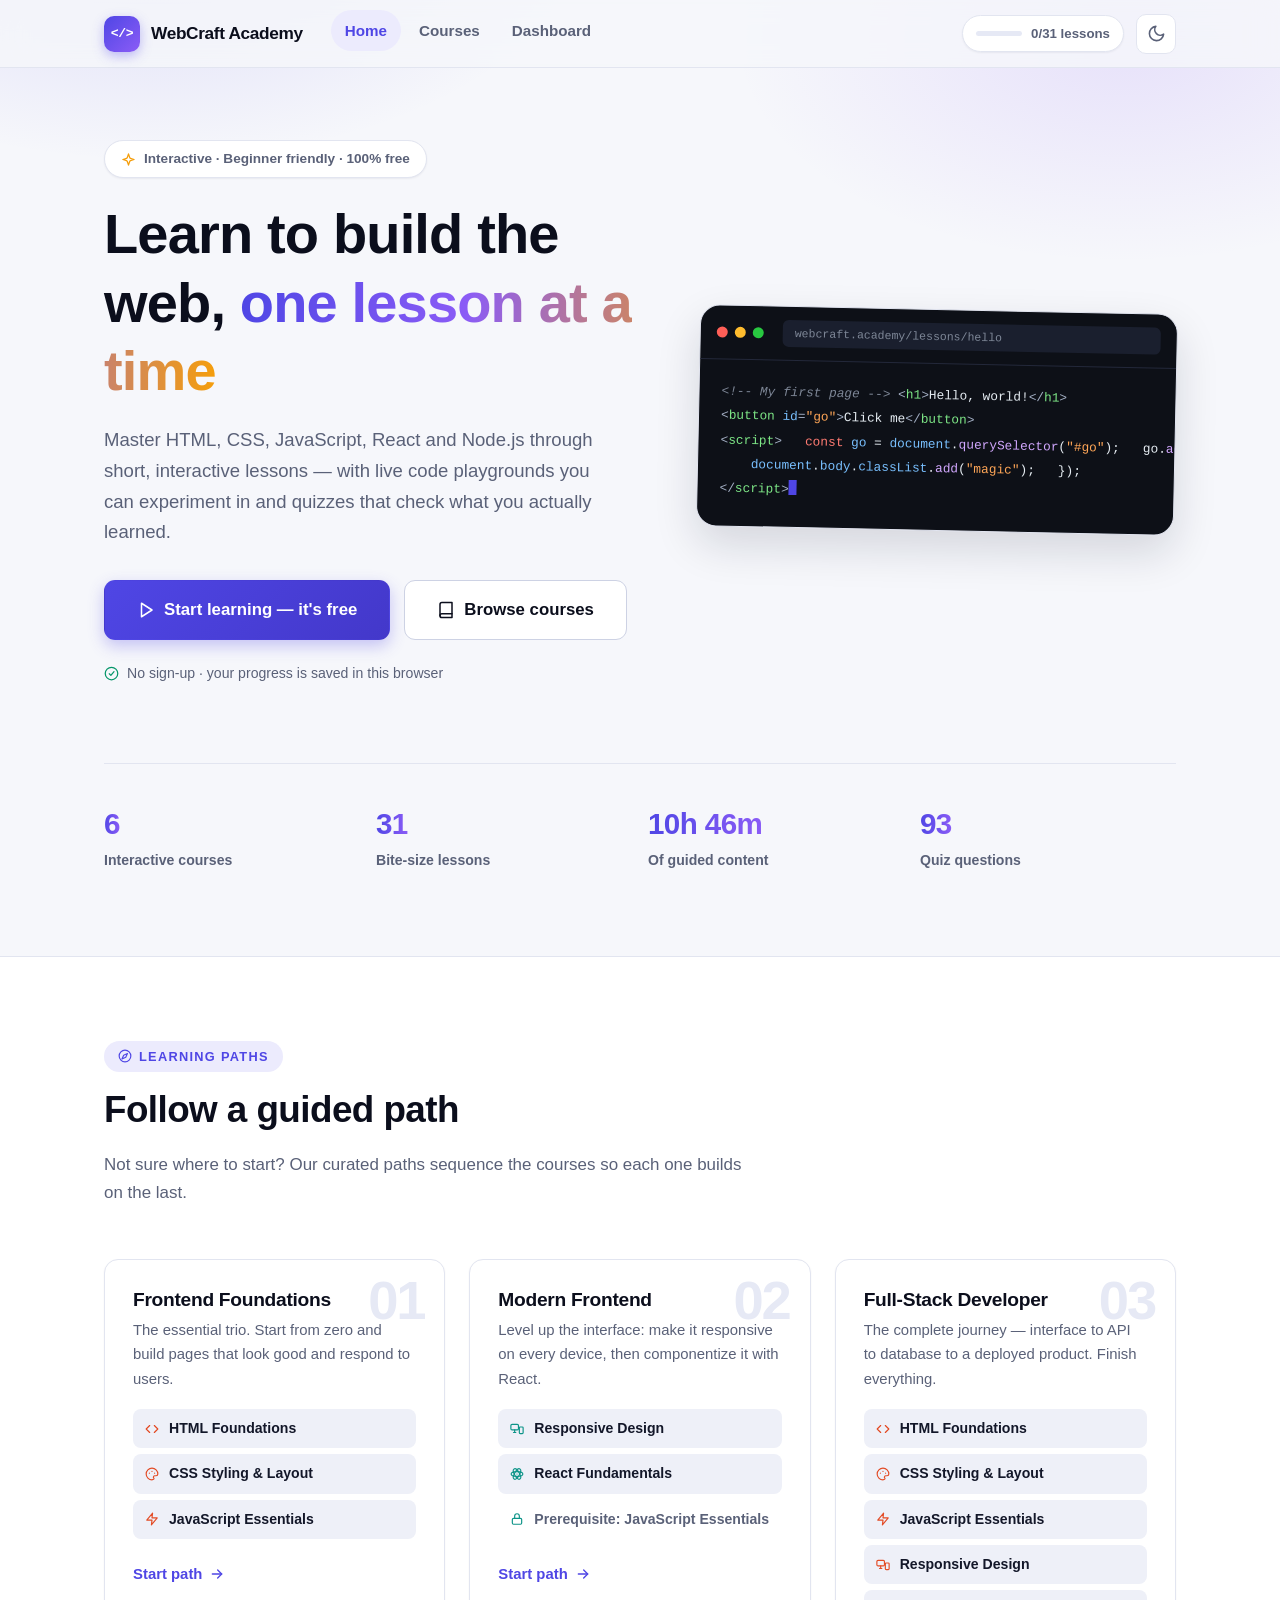
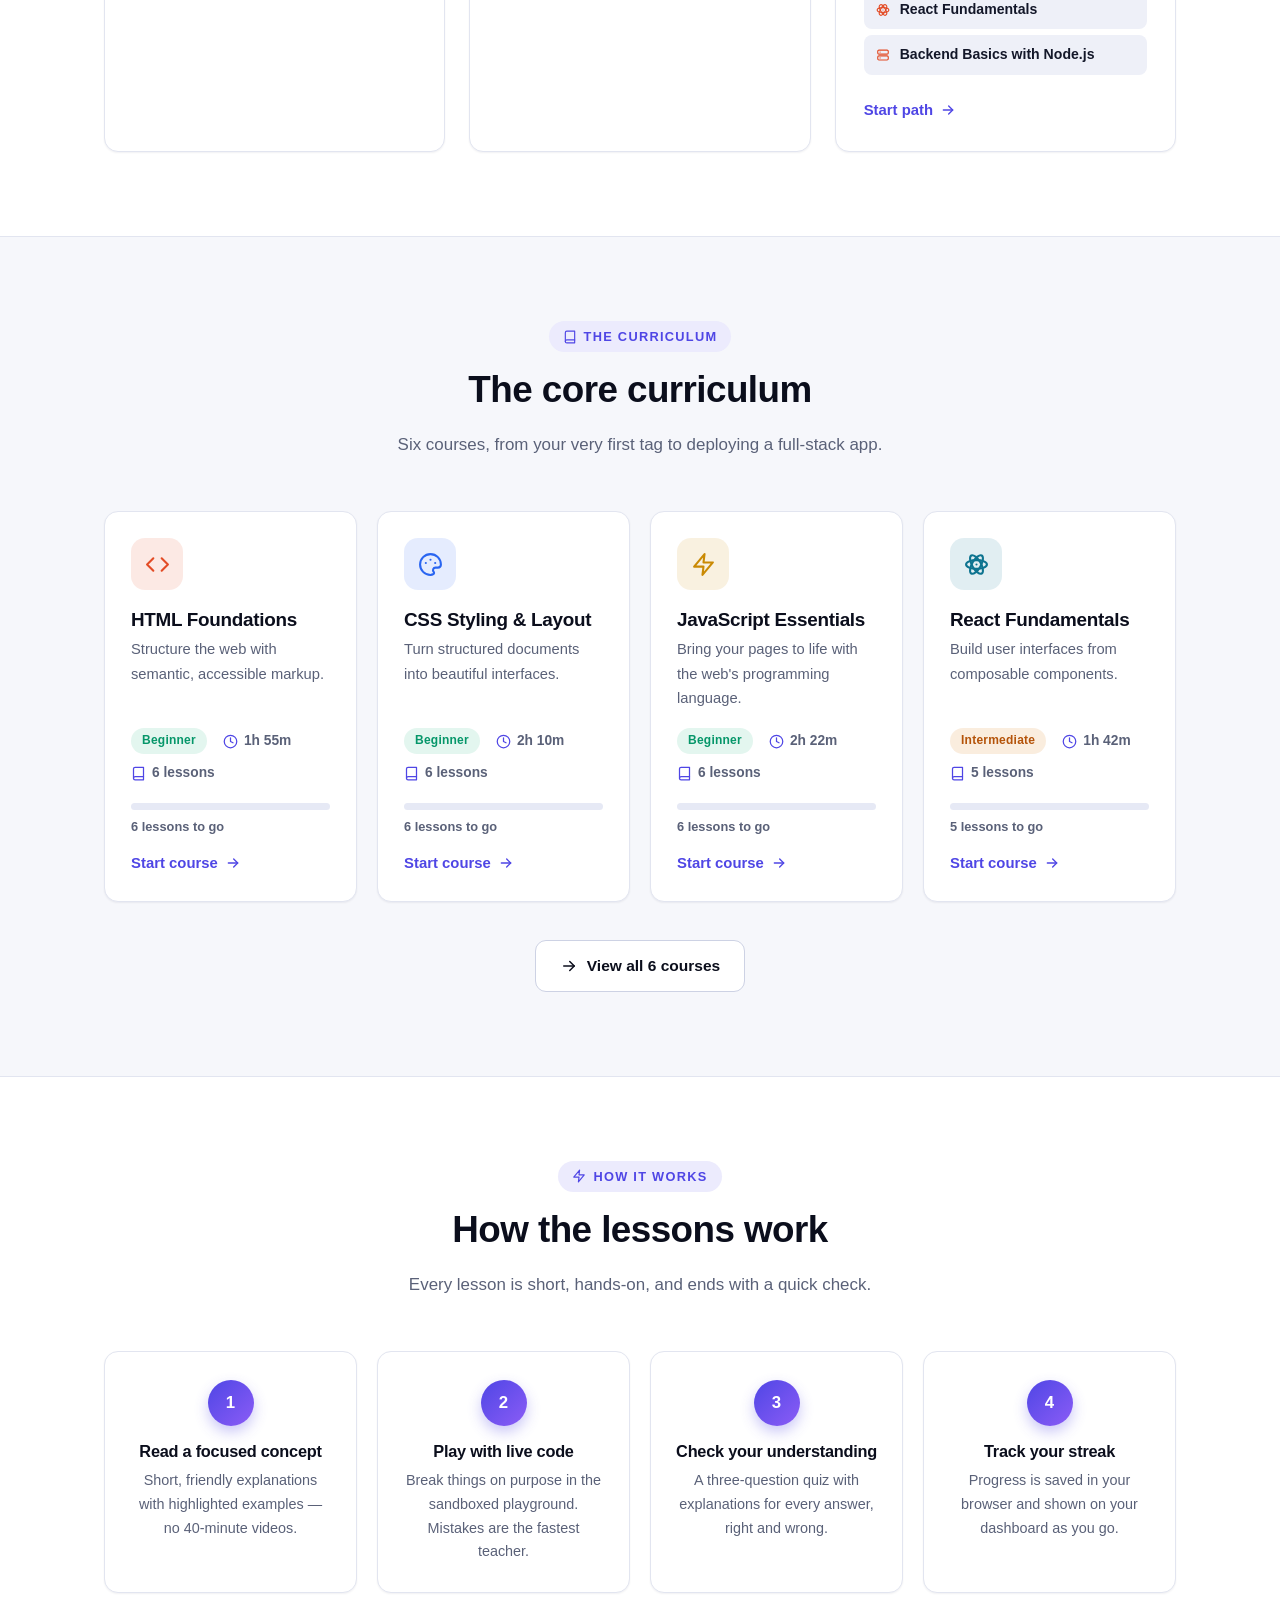
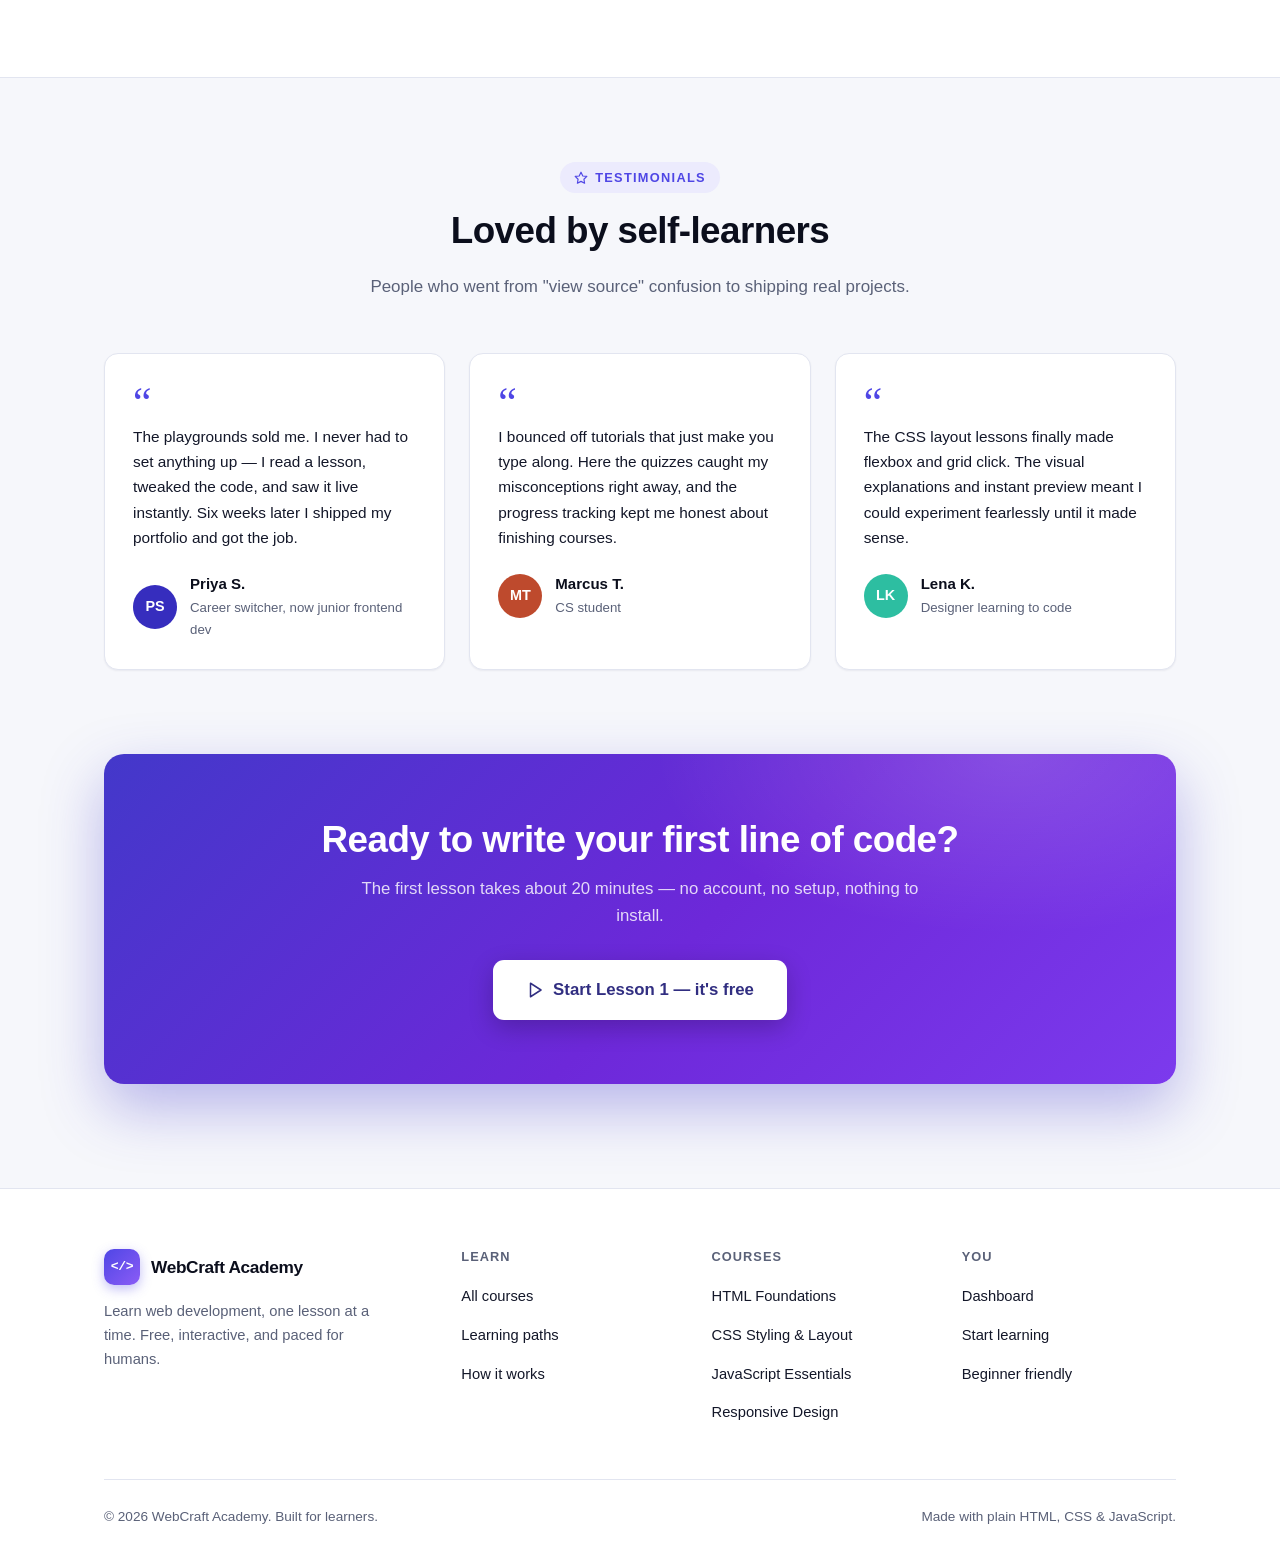
<file: Documents/Qoder/2026-10-07/00cabfa5/index.html>
<!DOCTYPE html>
<html lang="en">
<head>
  <meta charset="UTF-8">
  <meta name="viewport" content="width=device-width, initial-scale=1.0">
  <title>WebCraft Academy — Learn web development, one lesson at a time</title>
  <meta name="description" content="Free interactive web development courses: HTML, CSS, JavaScript, responsive design, React and Node.js. Learn by doing with live code playgrounds and quizzes.">
  <script>document.documentElement.dataset.theme = localStorage.getItem("webcraft-theme") || "light";</script>
  <link rel="icon" href="data:image/svg+xml,%3Csvg xmlns='http://www.w3.org/2000/svg' viewBox='0 0 64 64'%3E%3Crect width='64' height='64' rx='14' fill='%234f46e5'/%3E%3Ctext x='32' y='43' font-family='monospace' font-size='30' font-weight='bold' fill='white' text-anchor='middle'%3E%26lt;%3C/text%3E%3C/svg%3E">
  <link rel="stylesheet" href="css/style.css">
</head>
<body data-page="home">
  <a class="skip-link" href="#main">Skip to content</a>
  <div id="navbar"></div>

  <main id="main">

    <!-- Hero -->
    <section class="hero">
      <div class="container">
        <div class="hero-grid">
          <div>
            <span class="hero-badge" id="heroBadge"></span>
            <h1 class="hero-title">Learn to build the web, <span class="gradient-text">one lesson at a time</span></h1>
            <p class="hero-sub">Master HTML, CSS, JavaScript, React and Node.js through short, interactive lessons — with live code playgrounds you can experiment in and quizzes that check what you actually learned.</p>
            <div class="hero-cta">
              <a class="btn btn-primary btn-lg" id="startBtn" href="lesson.html?lesson=html-what-is"></a>
              <a class="btn btn-outline btn-lg" href="courses.html" id="browseBtn"></a>
            </div>
            <p class="hero-note" id="heroNote"></p>
          </div>

          <div class="hero-mock" aria-hidden="true">
            <div class="mock-bar">
              <span class="mock-dot"></span><span class="mock-dot"></span><span class="mock-dot"></span>
              <span class="mock-url">webcraft.academy/lessons/hello</span>
            </div>
            <div class="mock-body">
              <span class="ln"><span class="tok-comment">&lt;!-- My first page --&gt;</span></span>
              <span class="ln"><span class="tok-pun">&lt;</span><span class="tok-tag">h1</span><span class="tok-pun">&gt;</span>Hello, world!<span class="tok-pun">&lt;/</span><span class="tok-tag">h1</span><span class="tok-pun">&gt;</span></span>
              <span class="ln"><span class="tok-pun">&lt;</span><span class="tok-tag">button</span> <span class="tok-attr">id</span><span class="tok-pun">=</span><span class="tok-str">"go"</span><span class="tok-pun">&gt;</span>Click me<span class="tok-pun">&lt;/</span><span class="tok-tag">button</span><span class="tok-pun">&gt;</span></span>
              <span class="ln"> </span>
              <span class="ln"><span class="tok-pun">&lt;</span><span class="tok-tag">script</span><span class="tok-pun">&gt;</span></span>
              <span class="ln">  <span class="tok-kw">const</span> <span class="tok-prop">go</span> = <span class="tok-prop">document</span>.<span class="tok-fn">querySelector</span>(<span class="tok-str">"#go"</span>);</span>
              <span class="ln">  go.<span class="tok-fn">addEventListener</span>(<span class="tok-str">"click"</span>, () =&gt; {</span>
              <span class="ln">    <span class="tok-prop">document</span>.<span class="tok-prop">body</span>.<span class="tok-prop">classList</span>.<span class="tok-fn">add</span>(<span class="tok-str">"magic"</span>);</span>
              <span class="ln">  });</span>
              <span class="ln"><span class="tok-pun">&lt;/</span><span class="tok-tag">script</span><span class="tok-pun">&gt;</span><span class="mock-caret"></span></span>
            </div>
          </div>
        </div>

        <div class="hero-stats" id="heroStats"></div>
      </div>
    </section>

    <!-- Learning paths -->
    <section class="section alt" id="paths">
      <div class="container">
        <div class="section-head left">
          <span class="section-eyebrow" id="pathsEyebrow"></span>
          <h2 class="section-title">Follow a guided path</h2>
          <p class="section-sub">Not sure where to start? Our curated paths sequence the courses so each one builds on the last.</p>
        </div>
        <div class="grid-3" id="pathsGrid"></div>
      </div>
    </section>

    <!-- Featured courses -->
    <section class="section">
      <div class="container">
        <div class="section-head">
          <span class="section-eyebrow" id="coursesEyebrow"></span>
          <h2 class="section-title">The core curriculum</h2>
          <p class="section-sub">Six courses, from your very first tag to deploying a full-stack app.</p>
        </div>
        <div class="grid-4" id="featuredGrid"></div>
        <div style="text-align:center; margin-top: 38px;">
          <a class="btn btn-outline" href="courses.html" id="viewAllBtn"></a>
        </div>
      </div>
    </section>

    <!-- How it works -->
    <section class="section alt" id="how">
      <div class="container">
        <div class="section-head">
          <span class="section-eyebrow" id="howEyebrow"></span>
          <h2 class="section-title">How the lessons work</h2>
          <p class="section-sub">Every lesson is short, hands-on, and ends with a quick check.</p>
        </div>
        <div class="steps">
          <div class="step card reveal">
            <div class="step-num">1</div>
            <h3>Read a focused concept</h3>
            <p>Short, friendly explanations with highlighted examples — no 40-minute videos.</p>
          </div>
          <div class="step card reveal">
            <div class="step-num">2</div>
            <h3>Play with live code</h3>
            <p>Break things on purpose in the sandboxed playground. Mistakes are the fastest teacher.</p>
          </div>
          <div class="step card reveal">
            <div class="step-num">3</div>
            <h3>Check your understanding</h3>
            <p>A three-question quiz with explanations for every answer, right and wrong.</p>
          </div>
          <div class="step card reveal">
            <div class="step-num">4</div>
            <h3>Track your streak</h3>
            <p>Progress is saved in your browser and shown on your dashboard as you go.</p>
          </div>
        </div>
      </div>
    </section>

    <!-- Testimonials -->
    <section class="section">
      <div class="container">
        <div class="section-head">
          <span class="section-eyebrow" id="loveEyebrow"></span>
          <h2 class="section-title">Loved by self-learners</h2>
          <p class="section-sub">People who went from "view source" confusion to shipping real projects.</p>
        </div>
        <div class="grid-3" id="testimonialsGrid"></div>
      </div>
    </section>

    <!-- CTA -->
    <section class="section" style="padding-top: 0;">
      <div class="container">
        <div class="cta-band reveal">
          <h2>Ready to write your first line of code?</h2>
          <p>The first lesson takes about 20 minutes — no account, no setup, nothing to install.</p>
          <a class="btn btn-light btn-lg" id="ctaStart" href="lesson.html?lesson=html-what-is"></a>
        </div>
      </div>
    </section>

  </main>

  <div id="footer"></div>

  <script src="js/data.js"></script>
  <script src="js/progress.js"></script>
  <script src="js/main.js"></script>
  <script src="js/index.js"></script>
</body>
</html>
</file>
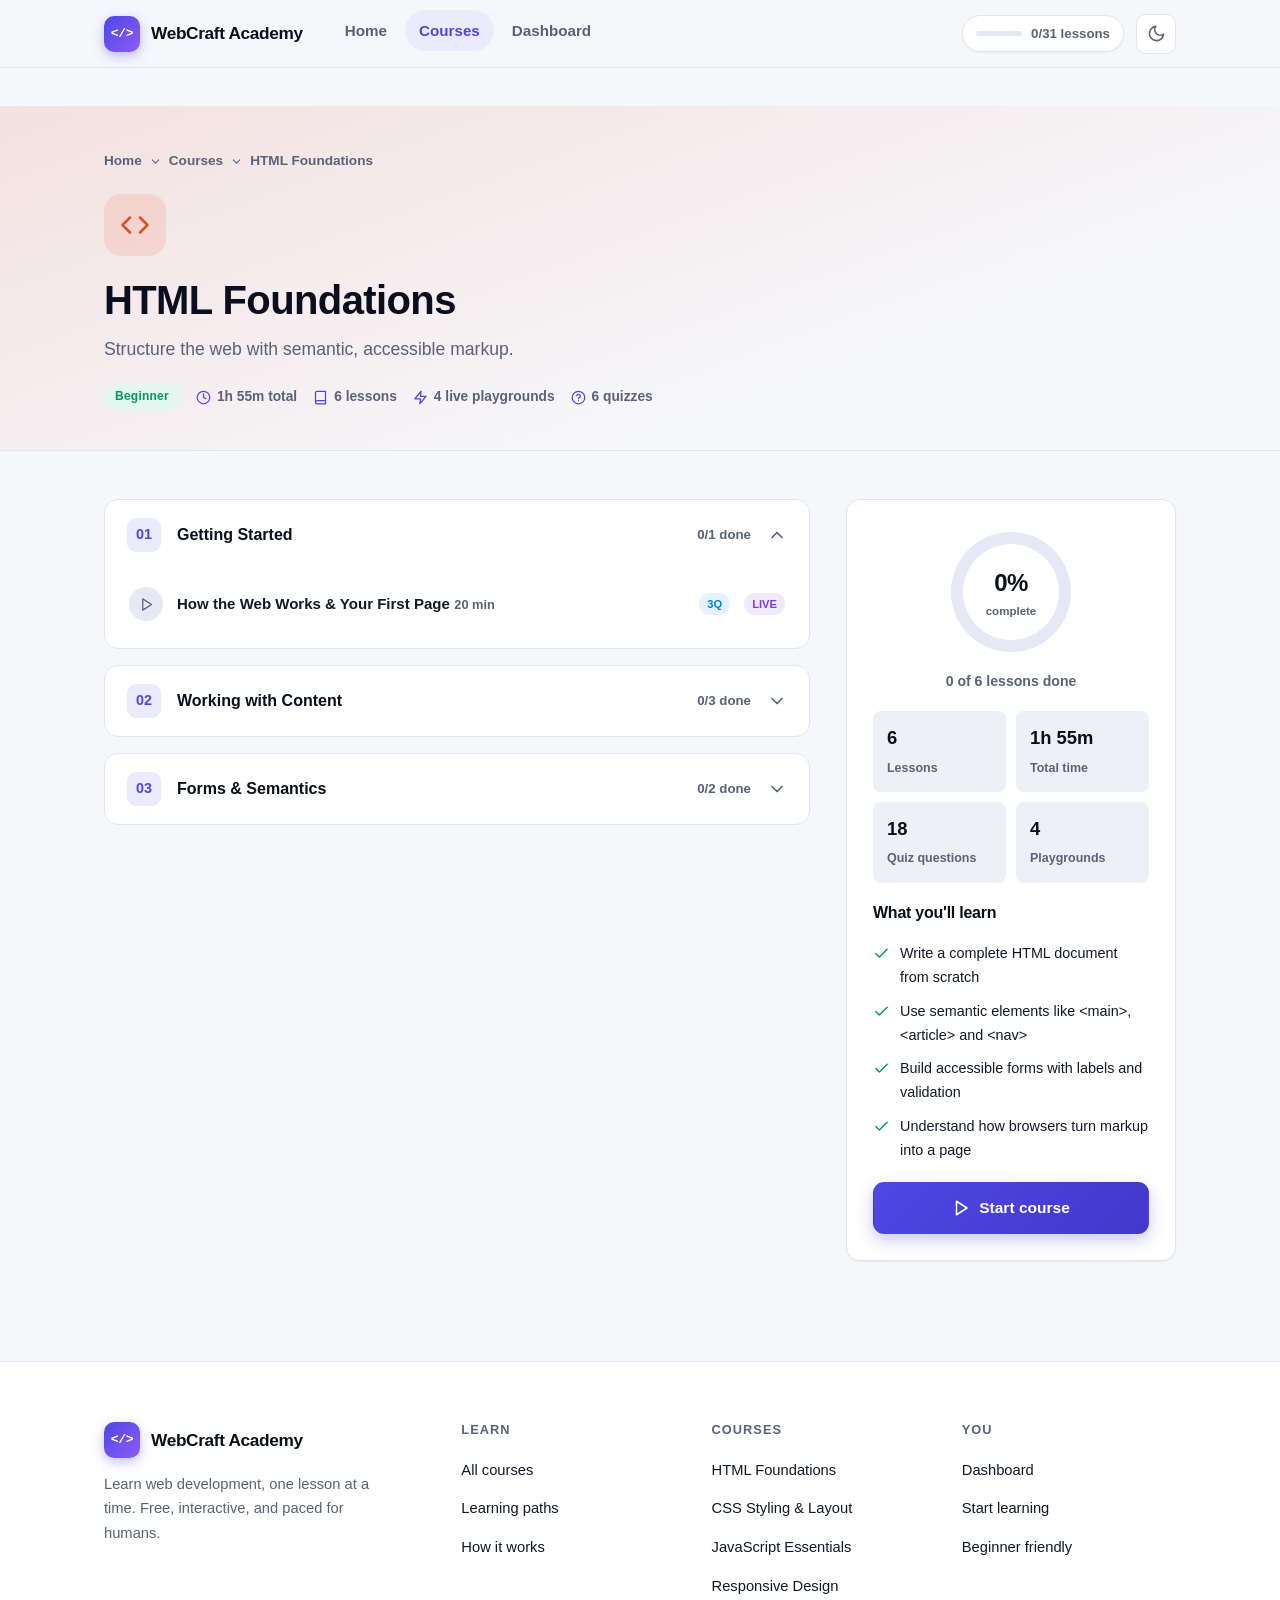
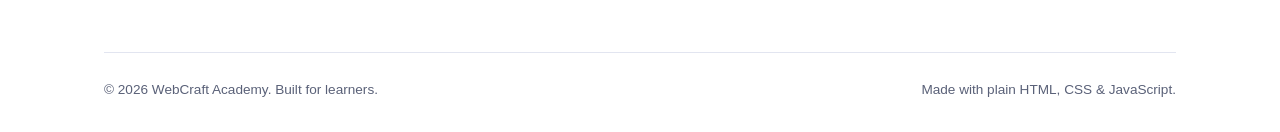
<file: Documents/Qoder/2026-10-07/00cabfa5/course.html>
<!DOCTYPE html>
<html lang="en">
<head>
  <meta charset="UTF-8">
  <meta name="viewport" content="width=device-width, initial-scale=1.0">
  <title>Course — WebCraft Academy</title>
  <meta name="description" content="Course syllabus, progress tracking, and lesson-by-lesson curriculum.">
  <script>document.documentElement.dataset.theme = localStorage.getItem("webcraft-theme") || "light";</script>
  <link rel="icon" href="data:image/svg+xml,%3Csvg xmlns='http://www.w3.org/2000/svg' viewBox='0 0 64 64'%3E%3Crect width='64' height='64' rx='14' fill='%234f46e5'/%3E%3Ctext x='32' y='43' font-family='monospace' font-size='30' font-weight='bold' fill='white' text-anchor='middle'%3E%26lt;%3C/text%3E%3C/svg%3E">
  <link rel="stylesheet" href="css/style.css">
</head>
<body data-page="courses">
  <a class="skip-link" href="#main">Skip to content</a>
  <div id="navbar"></div>

  <main id="main"></main>

  <div id="footer"></div>

  <script src="js/data.js"></script>
  <script src="js/progress.js"></script>
  <script src="js/main.js"></script>
  <script src="js/course.js"></script>
</body>
</html>
</file>
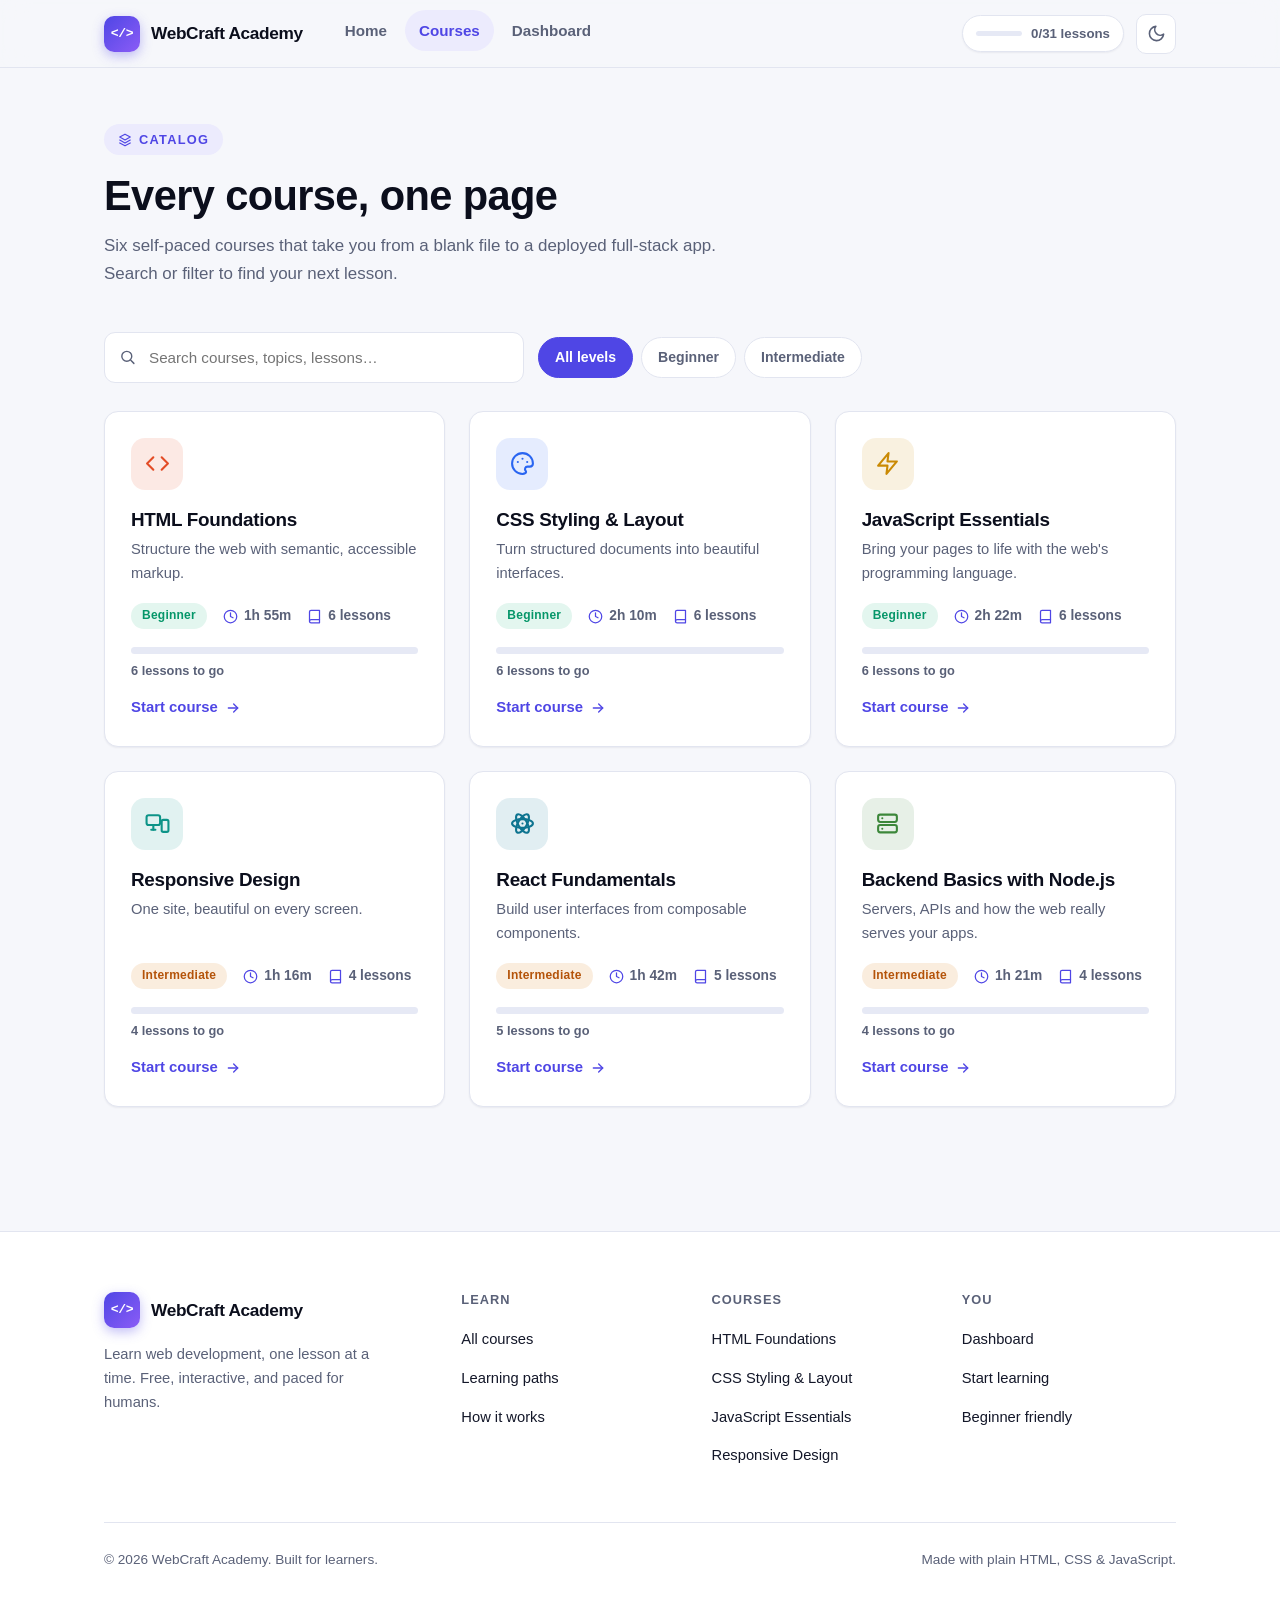
<file: Documents/Qoder/2026-10-07/00cabfa5/courses.html>
<!DOCTYPE html>
<html lang="en">
<head>
  <meta charset="UTF-8">
  <meta name="viewport" content="width=device-width, initial-scale=1.0">
  <title>All Courses — WebCraft Academy</title>
  <meta name="description" content="Browse all WebCraft Academy courses: HTML, CSS, JavaScript, responsive design, React and Node.js.">
  <script>document.documentElement.dataset.theme = localStorage.getItem("webcraft-theme") || "light";</script>
  <link rel="icon" href="data:image/svg+xml,%3Csvg xmlns='http://www.w3.org/2000/svg' viewBox='0 0 64 64'%3E%3Crect width='64' height='64' rx='14' fill='%234f46e5'/%3E%3Ctext x='32' y='43' font-family='monospace' font-size='30' font-weight='bold' fill='white' text-anchor='middle'%3E%26lt;%3C/text%3E%3C/svg%3E">
  <link rel="stylesheet" href="css/style.css">
</head>
<body data-page="courses">
  <a class="skip-link" href="#main">Skip to content</a>
  <div id="navbar"></div>

  <main id="main">
    <section class="page-hero">
      <div class="container">
        <span class="section-eyebrow" id="catalogEyebrow"></span>
        <h1>Every course, one page</h1>
        <p>Six self-paced courses that take you from a blank file to a deployed full-stack app. Search or filter to find your next lesson.</p>
      </div>
    </section>

    <section class="container" style="padding-bottom: 84px;">
      <div class="catalog-toolbar">
        <div class="search-box">
          <svg viewBox="0 0 24 24" fill="none" stroke="currentColor" stroke-width="2" stroke-linecap="round" stroke-linejoin="round" aria-hidden="true"><circle cx="11" cy="11" r="7"/><path d="m21 21-4.3-4.3"/></svg>
          <input type="search" id="searchInput" placeholder="Search courses, topics, lessons…" aria-label="Search courses" autocomplete="off">
        </div>
        <div class="filters" id="filters" role="group" aria-label="Filter courses by level"></div>
      </div>

      <div class="course-grid" id="courseGrid"></div>
      <div class="empty-state" id="emptyState" hidden></div>
    </section>
  </main>

  <div id="footer"></div>

  <script src="js/data.js"></script>
  <script src="js/progress.js"></script>
  <script src="js/main.js"></script>
  <script src="js/courses.js"></script>
</body>
</html>
</file>
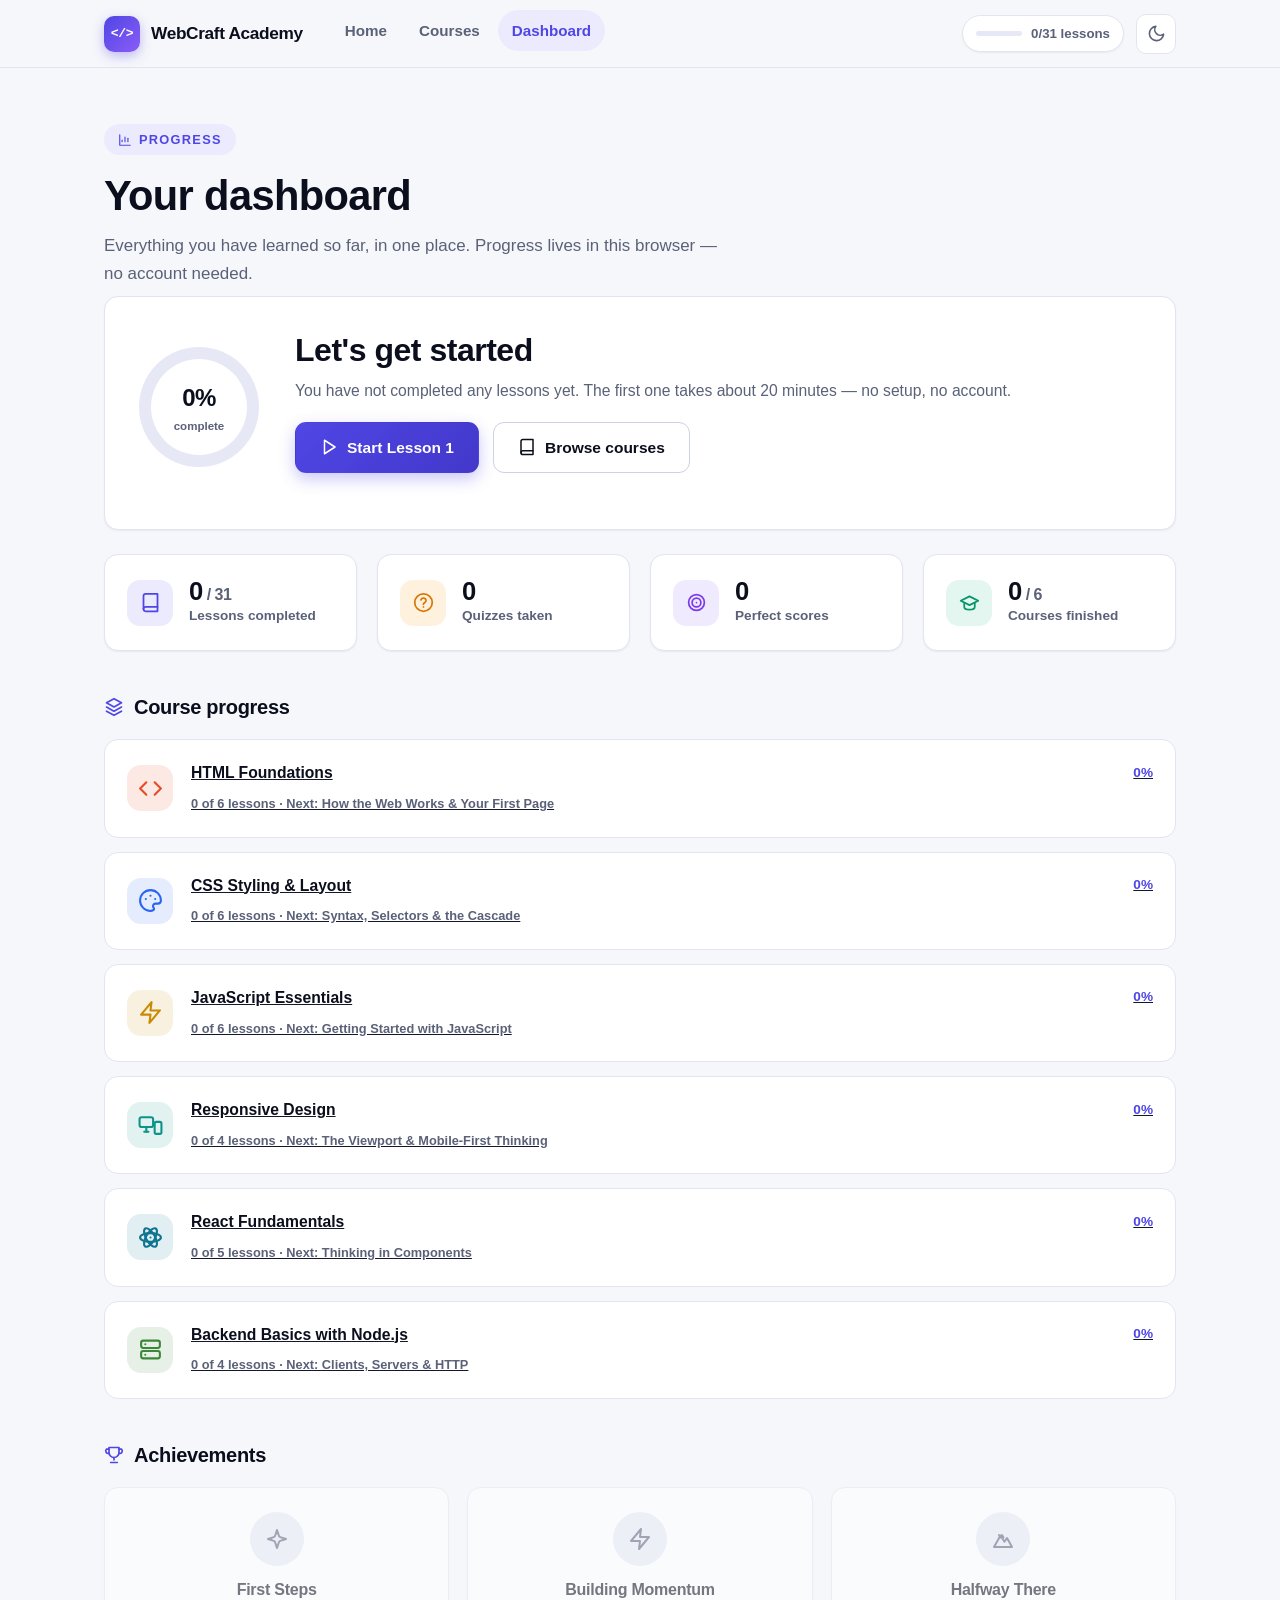
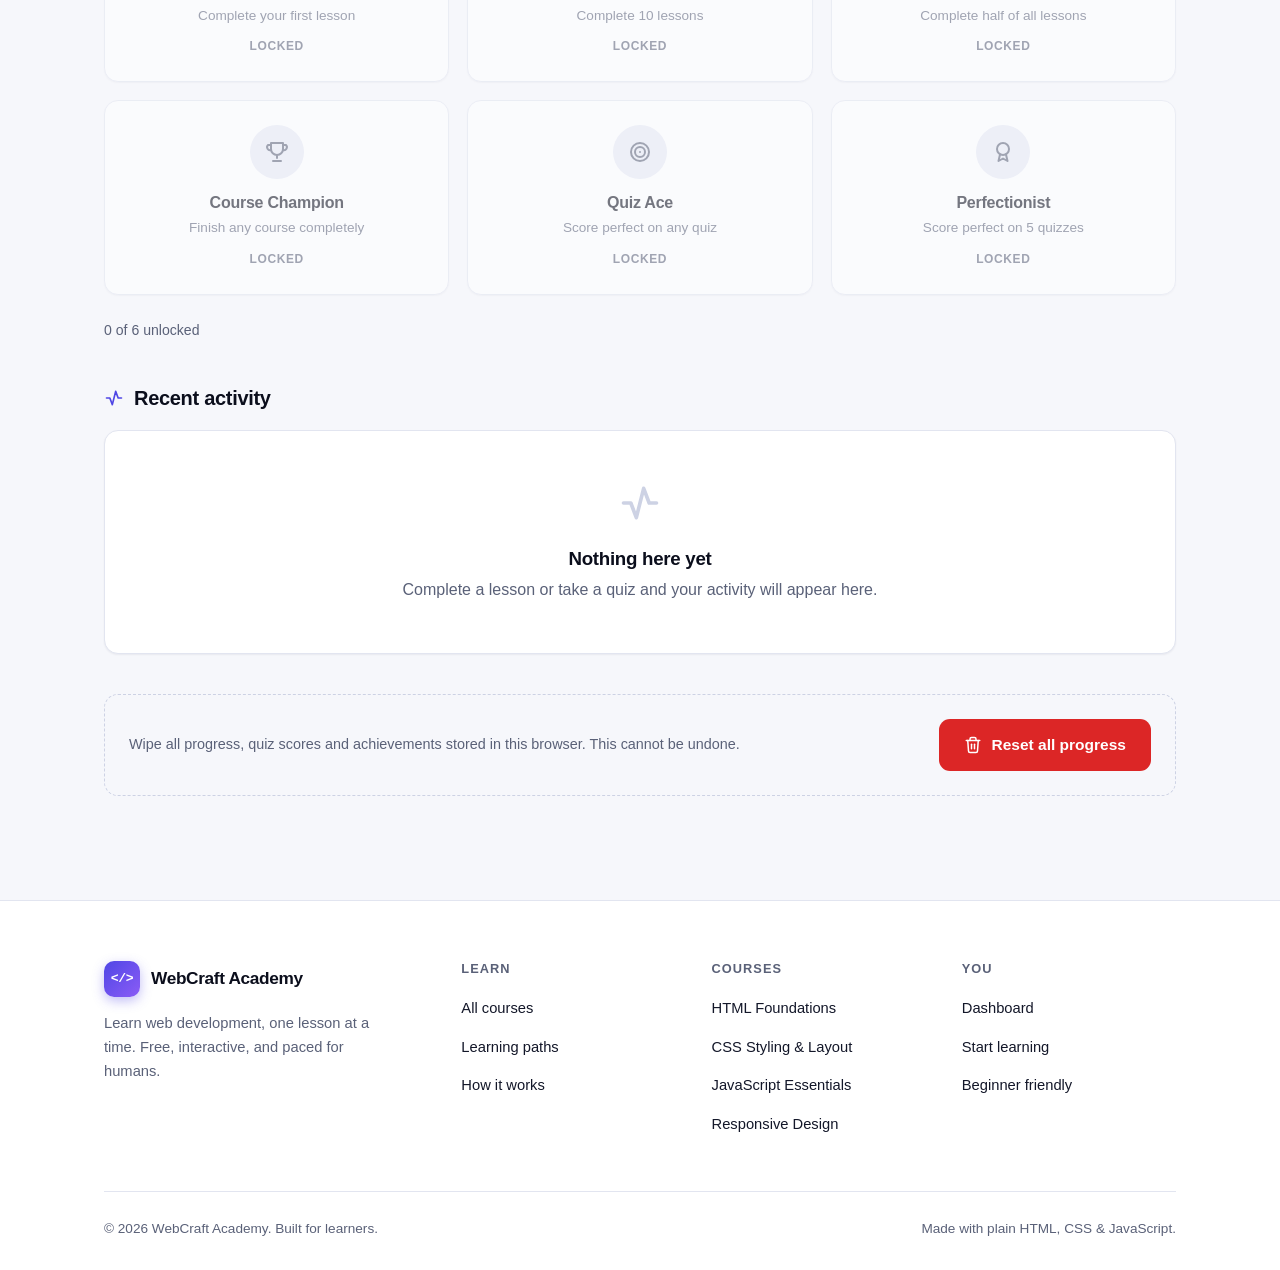
<file: Documents/Qoder/2026-10-07/00cabfa5/dashboard.html>
<!DOCTYPE html>
<html lang="en">
<head>
  <meta charset="UTF-8">
  <meta name="viewport" content="width=device-width, initial-scale=1.0">
  <title>Dashboard — WebCraft Academy</title>
  <meta name="description" content="Your learning progress, achievements and recent activity.">
  <script>document.documentElement.dataset.theme = localStorage.getItem("webcraft-theme") || "light";</script>
  <link rel="icon" href="data:image/svg+xml,%3Csvg xmlns='http://www.w3.org/2000/svg' viewBox='0 0 64 64'%3E%3Crect width='64' height='64' rx='14' fill='%234f46e5'/%3E%3Ctext x='32' y='43' font-family='monospace' font-size='30' font-weight='bold' fill='white' text-anchor='middle'%3E%26lt;%3C/text%3E%3C/svg%3E">
  <link rel="stylesheet" href="css/style.css">
</head>
<body data-page="dashboard">
  <a class="skip-link" href="#main">Skip to content</a>
  <div id="navbar"></div>

  <main id="main">
    <section class="page-hero">
      <div class="container">
        <span class="section-eyebrow" id="dashEyebrow"></span>
        <h1>Your dashboard</h1>
        <p>Everything you have learned so far, in one place. Progress lives in this browser — no account needed.</p>
      </div>
    </section>

    <section class="container" style="padding-bottom: 84px;">
      <div class="dash-hero card" id="dashHero"></div>
      <div class="grid-4" id="statCards" style="margin-top: 24px;"></div>

      <h2 class="dash-section-title" id="coursesTitle"></h2>
      <div id="courseProgress"></div>

      <h2 class="dash-section-title" id="achTitle"></h2>
      <div class="ach-grid" id="achGrid"></div>

      <h2 class="dash-section-title" id="activityTitle"></h2>
      <div class="card" style="padding: 10px 22px;" id="activityCard"></div>

      <div class="reset-zone" id="resetZone"></div>
    </section>
  </main>

  <div id="footer"></div>

  <script src="js/data.js"></script>
  <script src="js/progress.js"></script>
  <script src="js/main.js"></script>
  <script src="js/dashboard.js"></script>
</body>
</html>
</file>
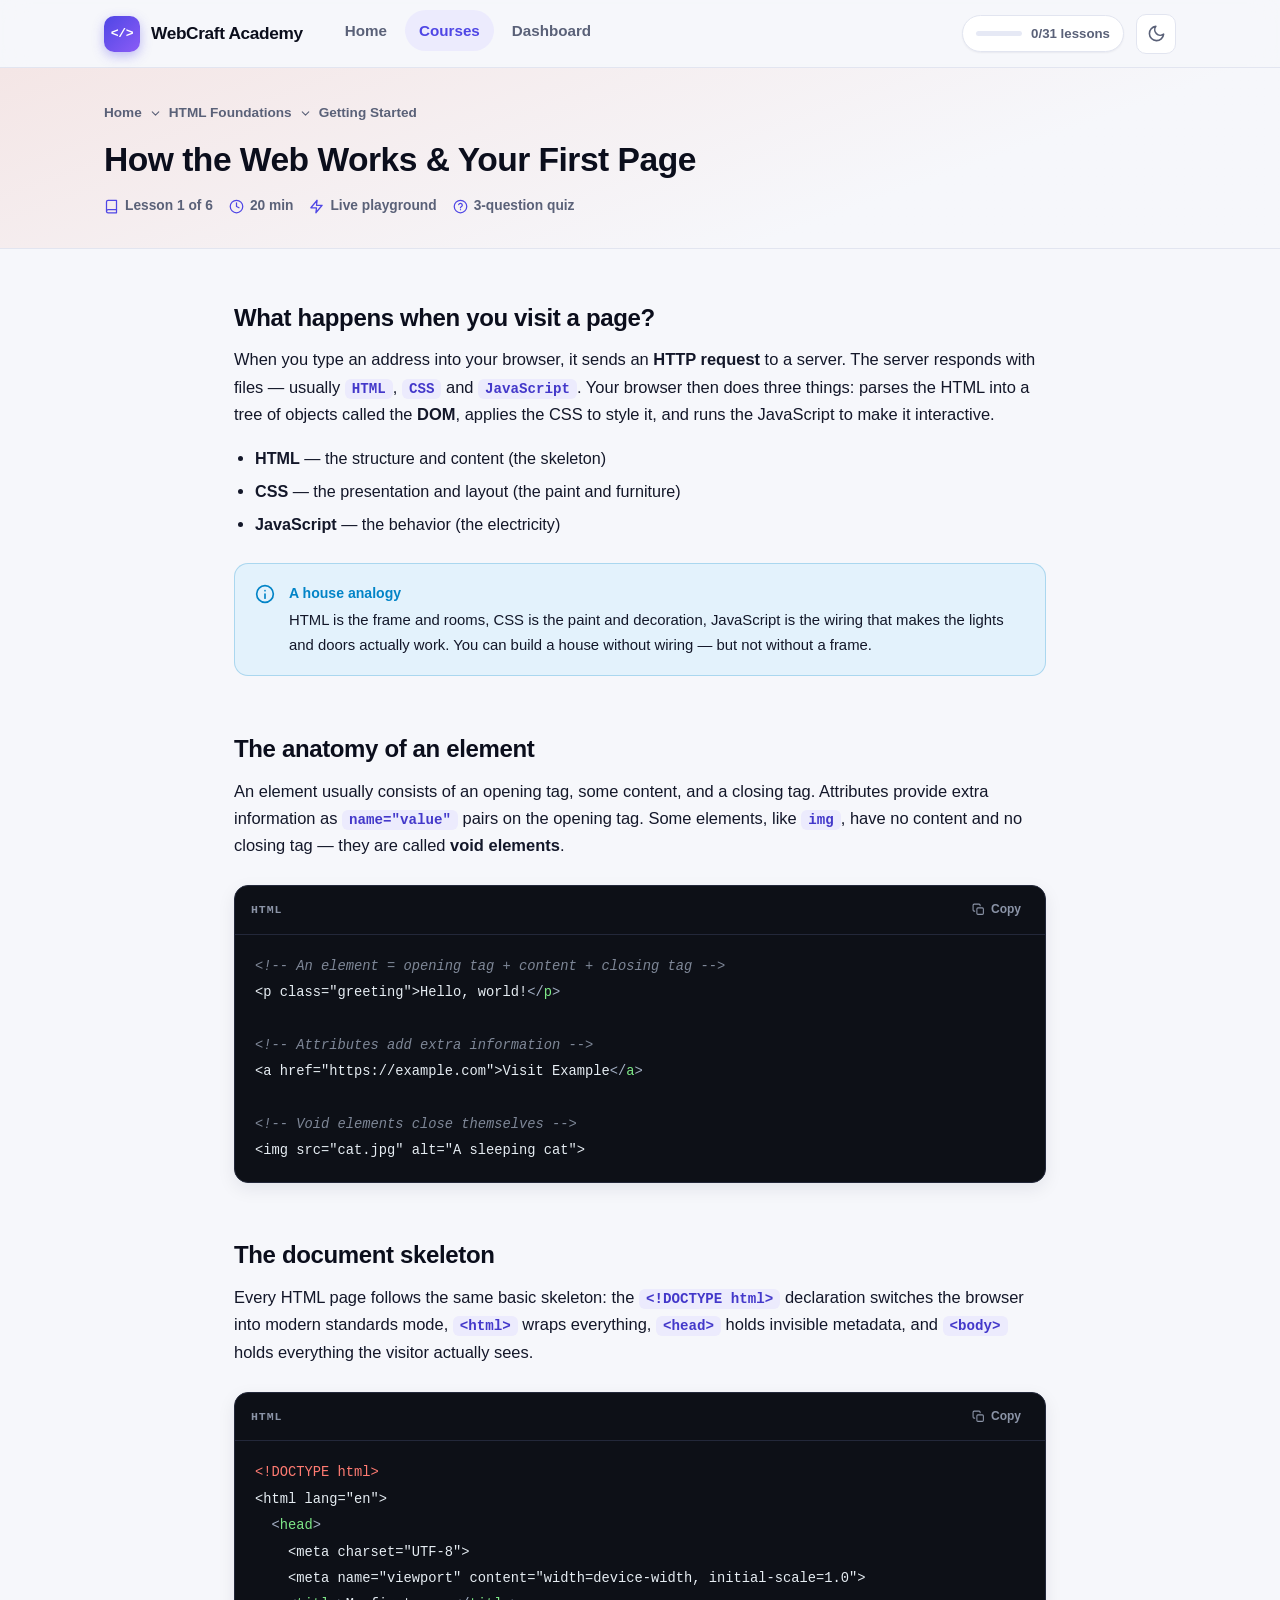
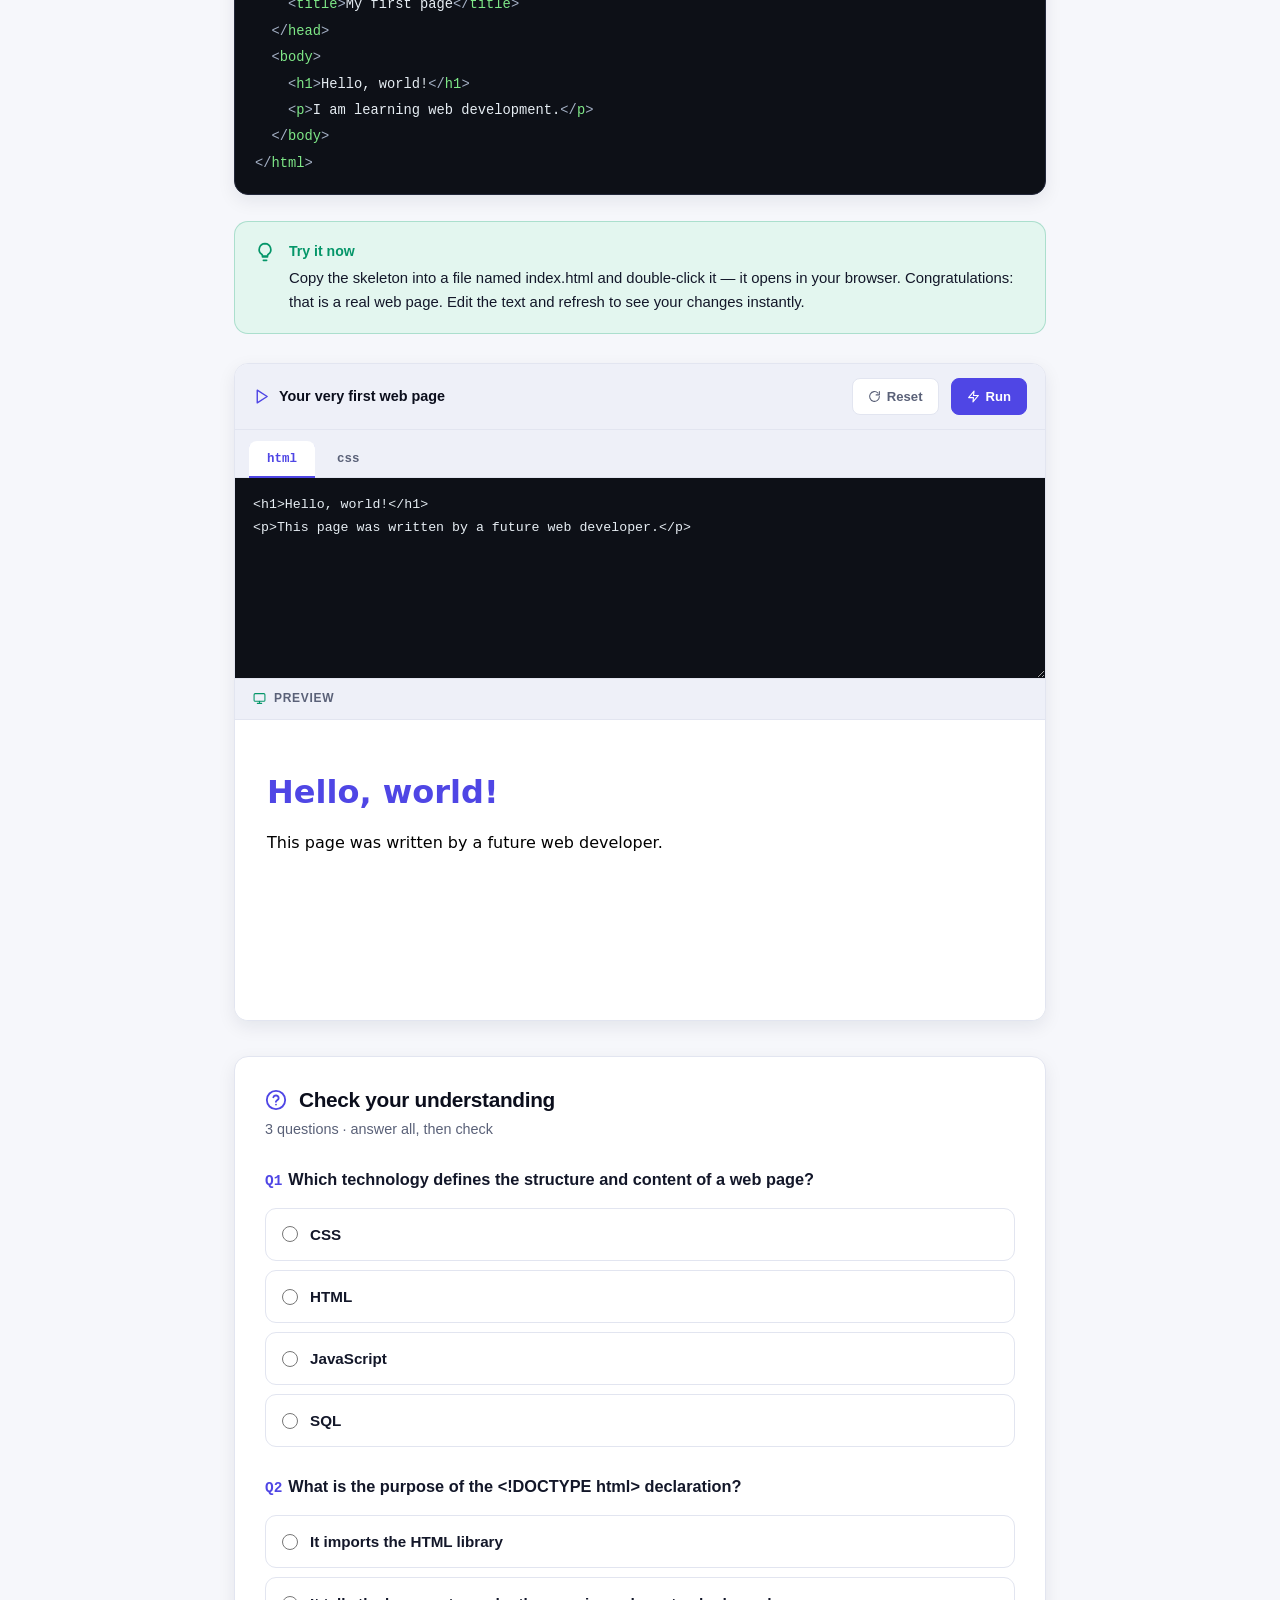
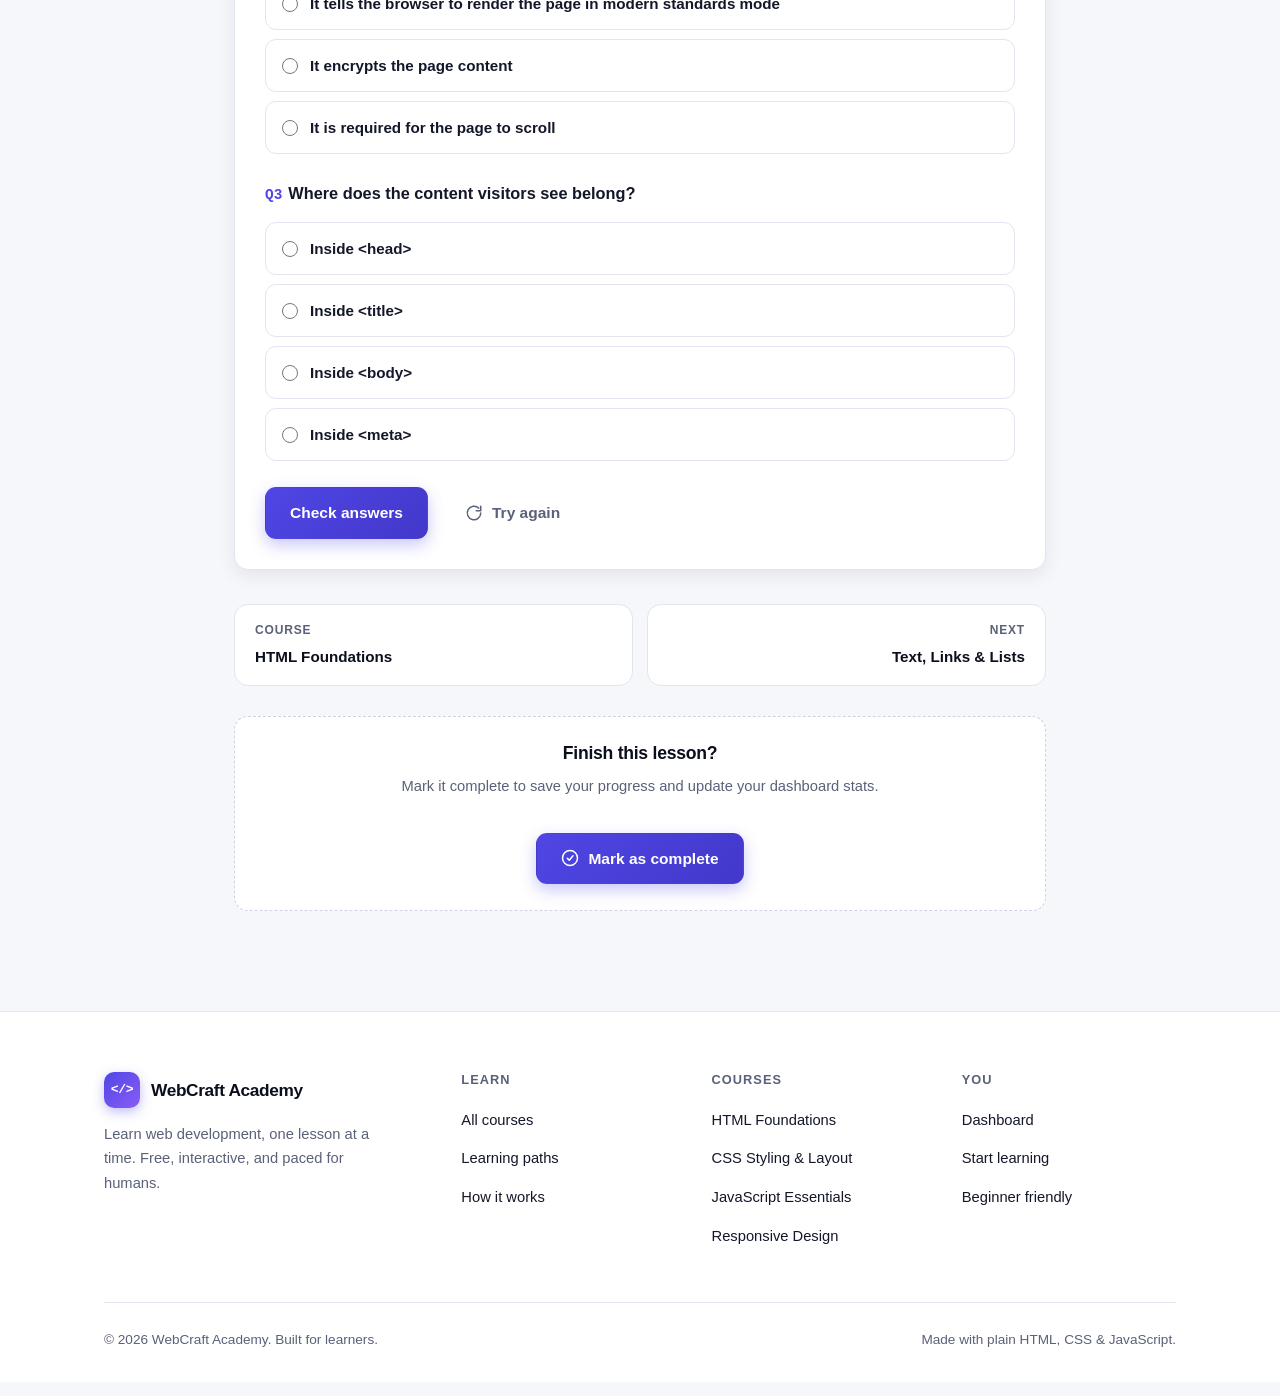
<file: Documents/Qoder/2026-10-07/00cabfa5/lesson.html>
<!DOCTYPE html>
<html lang="en">
<head>
  <meta charset="UTF-8">
  <meta name="viewport" content="width=device-width, initial-scale=1.0">
  <title>Lesson — WebCraft Academy</title>
  <meta name="description" content="Interactive lesson with live code playground and a comprehension quiz.">
  <script>document.documentElement.dataset.theme = localStorage.getItem("webcraft-theme") || "light";</script>
  <link rel="icon" href="data:image/svg+xml,%3Csvg xmlns='http://www.w3.org/2000/svg' viewBox='0 0 64 64'%3E%3Crect width='64' height='64' rx='14' fill='%234f46e5'/%3E%3Ctext x='32' y='43' font-family='monospace' font-size='30' font-weight='bold' fill='white' text-anchor='middle'%3E%26lt;%3C/text%3E%3C/svg%3E">
  <link rel="stylesheet" href="css/style.css">
</head>
<body data-page="courses">
  <a class="skip-link" href="#main">Skip to content</a>
  <div id="navbar"></div>

  <main id="main"></main>

  <div id="footer"></div>

  <script src="js/data.js"></script>
  <script src="js/progress.js"></script>
  <script src="js/main.js"></script>
  <script src="js/lesson.js"></script>
</body>
</html>
</file>
<file: Documents/Qoder/2026-10-07/00cabfa5/css/style.css>
/* ============================================================
   WebCraft Academy — Design System
   ============================================================ */

/* ---------- Tokens ---------- */
:root {
  --bg: #f6f7fb;
  --surface: #ffffff;
  --surface-2: #eef0f8;
  --surface-3: #e6e9f5;
  --text: #131729;
  --text-strong: #0b0e1c;
  --muted: #5a6178;
  --border: #e2e5f0;
  --border-strong: #cdd2e4;

  --primary: #4f46e5;
  --primary-strong: #4338ca;
  --primary-soft: #ecebfd;
  --on-primary: #ffffff;

  --accent: #f59e0b;
  --success: #059669;
  --success-soft: #e3f6ef;
  --danger: #dc2626;
  --danger-soft: #fdeaea;
  --info: #0284c7;
  --info-soft: #e3f2fc;

  --code-bg: #0d1017;
  --code-border: #23283a;
  --code-text: #e6edf3;

  --shadow-sm: 0 1px 2px rgba(16, 20, 45, 0.06);
  --shadow-md: 0 6px 18px rgba(16, 20, 45, 0.08);
  --shadow-lg: 0 18px 44px rgba(16, 20, 45, 0.14);

  --radius-sm: 8px;
  --radius: 14px;
  --radius-lg: 20px;

  --font: -apple-system, BlinkMacSystemFont, "Segoe UI", Roboto, "Helvetica Neue", Arial, sans-serif;
  --mono: ui-monospace, "Cascadia Code", "JetBrains Mono", Consolas, "Courier New", monospace;

  --nav-h: 68px;
  --container: 1120px;
}

[data-theme="dark"] {
  --bg: #0b0d14;
  --surface: #141824;
  --surface-2: #1b2030;
  --surface-3: #232a3d;
  --text: #e8eaf2;
  --text-strong: #ffffff;
  --muted: #99a2ba;
  --border: #262c3f;
  --border-strong: #333b52;

  --primary: #818cf8;
  --primary-strong: #6366f1;
  --primary-soft: rgba(129, 140, 248, 0.14);
  --on-primary: #0b0d14;

  --accent: #fbbf24;
  --success: #34d399;
  --success-soft: rgba(52, 211, 153, 0.14);
  --danger: #f87171;
  --danger-soft: rgba(248, 113, 113, 0.14);
  --info: #38bdf8;
  --info-soft: rgba(56, 189, 248, 0.14);

  --code-bg: #0d1017;
  --code-border: #2a3044;

  --shadow-sm: 0 1px 2px rgba(0, 0, 0, 0.4);
  --shadow-md: 0 6px 18px rgba(0, 0, 0, 0.45);
  --shadow-lg: 0 18px 44px rgba(0, 0, 0, 0.55);
}

/* ---------- Reset & base ---------- */
*, *::before, *::after { box-sizing: border-box; }

html { scroll-behavior: smooth; }

body {
  margin: 0;
  font-family: var(--font);
  font-size: 16px;
  line-height: 1.65;
  color: var(--text);
  background: var(--bg);
  -webkit-font-smoothing: antialiased;
  transition: background 0.25s ease, color 0.25s ease;
}

img, svg, iframe { max-width: 100%; }
a { color: inherit; }
button { font: inherit; }

h1, h2, h3, h4 { color: var(--text-strong); line-height: 1.22; margin: 0 0 0.5em; font-weight: 700; letter-spacing: -0.015em; }
p { margin: 0 0 1em; }
ul, ol { margin: 0 0 1em; padding-left: 1.3em; }
li { margin-bottom: 0.4em; }
code { font-family: var(--mono); }

:focus-visible { outline: 2px solid var(--primary); outline-offset: 2px; border-radius: 4px; }

.skip-link {
  position: absolute; left: -9999px; top: 0; z-index: 200;
  background: var(--primary); color: var(--on-primary);
  padding: 10px 18px; border-radius: 0 0 var(--radius-sm) 0; font-weight: 600;
}
.skip-link:focus { left: 0; }

.container { max-width: var(--container); margin-inline: auto; padding-inline: 24px; }

/* ---------- Navbar ---------- */
.navbar {
  position: fixed; inset: 0 0 auto 0; z-index: 100;
  height: var(--nav-h);
  background: color-mix(in srgb, var(--bg) 82%, transparent);
  backdrop-filter: blur(14px);
  -webkit-backdrop-filter: blur(14px);
  border-bottom: 1px solid var(--border);
}

.navbar-inner { display: flex; align-items: center; gap: 28px; height: 100%; }

.brand { display: flex; align-items: center; gap: 11px; text-decoration: none; font-weight: 800; font-size: 1.08rem; color: var(--text-strong); letter-spacing: -0.02em; }
.brand-mark {
  width: 36px; height: 36px; border-radius: 10px; flex: none;
  display: grid; place-items: center;
  background: linear-gradient(135deg, var(--primary), #8b5cf6);
  color: #fff; font-family: var(--mono); font-size: 0.82rem; font-weight: 700;
  box-shadow: 0 4px 12px rgba(79, 70, 229, 0.35);
}

.nav-links { display: flex; gap: 4px; list-style: none; margin: 0; padding: 0; }
.nav-links a {
  display: block; text-decoration: none; padding: 8px 14px; border-radius: 999px;
  color: var(--muted); font-weight: 600; font-size: 0.95rem;
  transition: color 0.15s, background 0.15s;
}
.nav-links a:hover { color: var(--text-strong); background: var(--surface-2); }
.nav-links a.active { color: var(--primary); background: var(--primary-soft); }

.nav-actions { margin-left: auto; display: flex; align-items: center; gap: 12px; }

.nav-progress {
  display: flex; align-items: center; gap: 9px;
  text-decoration: none; padding: 7px 13px; border-radius: 999px;
  background: var(--surface); border: 1px solid var(--border);
  font-size: 0.83rem; font-weight: 700; color: var(--text);
  box-shadow: var(--shadow-sm);
  transition: border-color 0.15s, transform 0.15s;
}
.nav-progress:hover { border-color: var(--primary); transform: translateY(-1px); }
.nav-progress .np-track { width: 46px; height: 5px; border-radius: 99px; background: var(--surface-3); overflow: hidden; }
.nav-progress .np-fill { height: 100%; border-radius: 99px; background: linear-gradient(90deg, var(--primary), #8b5cf6); width: 0; transition: width 0.4s ease; }
.nav-progress .np-label { color: var(--muted); font-weight: 600; }

.icon-btn {
  width: 40px; height: 40px; border-radius: 10px; flex: none;
  display: grid; place-items: center; cursor: pointer;
  background: var(--surface); border: 1px solid var(--border); color: var(--muted);
  transition: color 0.15s, border-color 0.15s;
}
.icon-btn:hover { color: var(--text-strong); border-color: var(--border-strong); }
.icon-btn svg { width: 19px; height: 19px; }

.menu-btn { display: none; }

.mobile-menu {
  display: none; position: fixed; top: var(--nav-h); left: 0; right: 0; z-index: 99;
  background: var(--surface); border-bottom: 1px solid var(--border);
  padding: 12px 24px 20px; box-shadow: var(--shadow-lg);
}
.mobile-menu.open { display: block; }
.mobile-menu a {
  display: block; padding: 13px 10px; text-decoration: none;
  font-weight: 600; color: var(--muted); border-radius: var(--radius-sm);
}
.mobile-menu a.active, .mobile-menu a:hover { color: var(--primary); background: var(--primary-soft); }

/* ---------- Buttons ---------- */
.btn {
  display: inline-flex; align-items: center; justify-content: center; gap: 9px;
  padding: 12px 24px; border-radius: 11px; border: 1px solid transparent;
  font-weight: 700; font-size: 0.97rem; text-decoration: none; cursor: pointer;
  transition: transform 0.15s, box-shadow 0.15s, background 0.15s, border-color 0.15s, color 0.15s;
  white-space: nowrap;
}
.btn svg { width: 18px; height: 18px; }
.btn:active { transform: translateY(1px); }

.btn-primary {
  background: linear-gradient(135deg, var(--primary), var(--primary-strong));
  color: var(--on-primary);
  box-shadow: 0 6px 16px rgba(79, 70, 229, 0.3);
}
.btn-primary:hover { transform: translateY(-2px); box-shadow: 0 10px 24px rgba(79, 70, 229, 0.38); }

.btn-outline { background: var(--surface); border-color: var(--border-strong); color: var(--text-strong); }
.btn-outline:hover { border-color: var(--primary); color: var(--primary); transform: translateY(-2px); }

.btn-ghost { background: transparent; color: var(--muted); }
.btn-ghost:hover { background: var(--surface-2); color: var(--text-strong); }

.btn-light { background: #fff; color: #312e81; box-shadow: 0 8px 24px rgba(0, 0, 0, 0.22); }
.btn-light:hover { transform: translateY(-2px); }

.btn-sm { padding: 8px 16px; font-size: 0.88rem; border-radius: 9px; }
.btn-lg { padding: 15px 32px; font-size: 1.05rem; }
.btn-block { width: 100%; }

.btn-success { background: var(--success); color: #fff; }
.btn-success:hover { transform: translateY(-2px); }

.btn[disabled] { opacity: 0.55; cursor: not-allowed; transform: none !important; }

/* ---------- Badges, chips, meta ---------- */
.badge {
  display: inline-flex; align-items: center; gap: 6px;
  padding: 3px 11px; border-radius: 999px;
  font-size: 0.75rem; font-weight: 700; letter-spacing: 0.02em;
}
.badge svg { width: 12px; height: 12px; }
.badge-beginner { background: var(--success-soft); color: var(--success); }
.badge-intermediate { background: rgba(217, 119, 6, 0.13); color: #b45309; }
[data-theme="dark"] .badge-intermediate { color: #fbbf24; }
.badge-advanced { background: var(--danger-soft); color: var(--danger); }

.chip {
  display: inline-flex; align-items: center; gap: 7px;
  padding: 8px 16px; border-radius: 999px; cursor: pointer;
  background: var(--surface); border: 1px solid var(--border);
  color: var(--muted); font-weight: 600; font-size: 0.88rem;
  transition: all 0.15s;
}
.chip:hover { border-color: var(--primary); color: var(--primary); }
.chip.active { background: var(--primary); border-color: var(--primary); color: var(--on-primary); }

.meta { display: flex; flex-wrap: wrap; gap: 8px 16px; align-items: center; }
.meta-item { display: inline-flex; align-items: center; gap: 6px; color: var(--muted); font-size: 0.86rem; font-weight: 600; }
.meta-item svg { width: 15px; height: 15px; color: var(--primary); }

/* ---------- Progress bar ---------- */
.progress-bar { height: 7px; border-radius: 99px; background: var(--surface-3); overflow: hidden; }
.progress-fill { height: 100%; border-radius: 99px; background: linear-gradient(90deg, var(--primary), #8b5cf6); transition: width 0.5s ease; }

/* ---------- Sections ---------- */
.section { padding: 84px 0; }
.section.alt { background: var(--surface); border-block: 1px solid var(--border); }

.section-head { max-width: 640px; margin: 0 auto 52px; text-align: center; }
.section-head.left { text-align: left; margin-inline: 0; }
.section-eyebrow {
  display: inline-flex; align-items: center; gap: 7px;
  font-size: 0.8rem; font-weight: 800; letter-spacing: 0.1em; text-transform: uppercase;
  color: var(--primary); background: var(--primary-soft);
  padding: 5px 14px; border-radius: 999px; margin-bottom: 16px;
}
.section-eyebrow svg { width: 14px; height: 14px; }
.section-title { font-size: clamp(1.7rem, 3.4vw, 2.3rem); }
.section-sub { color: var(--muted); font-size: 1.06rem; margin-bottom: 0; }

/* ---------- Hero ---------- */
.hero {
  position: relative; overflow: hidden;
  padding: calc(var(--nav-h) + 72px) 0 84px;
}
.hero::before {
  content: ""; position: absolute; inset: 0;
  background:
    radial-gradient(620px 340px at 12% -8%, color-mix(in srgb, var(--primary) 16%, transparent), transparent 70%),
    radial-gradient(560px 320px at 88% 4%, rgba(139, 92, 246, 0.14), transparent 70%);
  pointer-events: none;
}
.hero-grid { position: relative; display: grid; grid-template-columns: 1.06fr 0.94fr; gap: 56px; align-items: center; }

.hero-badge {
  display: inline-flex; align-items: center; gap: 8px;
  background: var(--surface); border: 1px solid var(--border);
  padding: 7px 16px; border-radius: 999px;
  font-size: 0.85rem; font-weight: 700; color: var(--muted);
  box-shadow: var(--shadow-sm); margin-bottom: 22px;
}
.hero-badge svg { width: 15px; height: 15px; color: var(--accent); }

.hero-title { font-size: clamp(2.3rem, 5.2vw, 3.5rem); margin-bottom: 20px; }
.gradient-text {
  background: linear-gradient(92deg, var(--primary), #8b5cf6 45%, var(--accent));
  -webkit-background-clip: text; background-clip: text; color: transparent;
}
.hero-sub { font-size: 1.16rem; color: var(--muted); max-width: 520px; margin-bottom: 32px; }
.hero-cta { display: flex; flex-wrap: wrap; gap: 14px; margin-bottom: 22px; }
.hero-note { display: flex; align-items: center; gap: 8px; font-size: 0.88rem; color: var(--muted); }
.hero-note svg { width: 15px; height: 15px; color: var(--success); }

/* Browser mock (decorative) */
.hero-mock {
  border-radius: var(--radius-lg); border: 1px solid var(--border);
  background: var(--code-bg); box-shadow: var(--shadow-lg);
  overflow: hidden; transform: rotate(1.2deg);
}
.mock-bar { display: flex; align-items: center; gap: 7px; padding: 13px 16px; border-bottom: 1px solid var(--code-border); }
.mock-dot { width: 11px; height: 11px; border-radius: 50%; }
.mock-dot:nth-child(1) { background: #ff5f57; }
.mock-dot:nth-child(2) { background: #febc2e; }
.mock-dot:nth-child(3) { background: #28c840; }
.mock-url { margin-left: 12px; flex: 1; font-family: var(--mono); font-size: 0.72rem; color: #7e8797; background: #1a1f2e; border-radius: 6px; padding: 4px 12px; }
.mock-body { padding: 20px 22px 24px; font-family: var(--mono); font-size: 0.8rem; line-height: 1.9; color: var(--code-text); }
.mock-body .ln { white-space: pre; }
.mock-caret { display: inline-block; width: 8px; height: 15px; background: var(--primary); vertical-align: -2px; animation: blink 1.1s steps(1) infinite; }
@keyframes blink { 50% { opacity: 0; } }

/* Token colors (shared by mock + code blocks) */
.tok-tag { color: #7ee787; }
.tok-attr { color: #79c0ff; }
.tok-str { color: #ffa657; }
.tok-comment { color: #7e8797; font-style: italic; }
.tok-kw { color: #ff7b72; }
.tok-fn { color: #d2a8ff; }
.tok-num { color: #79c0ff; }
.tok-prop { color: #79c0ff; }
.tok-sel { color: #d2a8ff; }
.tok-at { color: #ff7b72; }
.tok-pun { color: #a5b1c6; }

/* ---------- Stats ---------- */
.hero-stats {
  position: relative;
  display: grid; grid-template-columns: repeat(4, 1fr); gap: 16px;
  margin-top: 64px; padding-top: 36px; border-top: 1px solid var(--border);
}
.stat-value { font-size: 1.85rem; font-weight: 800; color: var(--text-strong); letter-spacing: -0.02em; }
.stat-value .grad { background: linear-gradient(92deg, var(--primary), #8b5cf6); -webkit-background-clip: text; background-clip: text; color: transparent; }
.stat-label { color: var(--muted); font-size: 0.88rem; font-weight: 600; }

/* ---------- Cards ---------- */
.card {
  background: var(--surface); border: 1px solid var(--border);
  border-radius: var(--radius); box-shadow: var(--shadow-sm);
}

.grid-3 { display: grid; grid-template-columns: repeat(3, 1fr); gap: 24px; }
.grid-4 { display: grid; grid-template-columns: repeat(4, 1fr); gap: 20px; }

/* Course card */
.course-card {
  display: flex; flex-direction: column; padding: 26px;
  background: var(--surface); border: 1px solid var(--border); border-radius: var(--radius);
  box-shadow: var(--shadow-sm);
  transition: transform 0.2s ease, box-shadow 0.2s ease, border-color 0.2s ease;
  text-decoration: none; color: inherit;
}
.course-card:hover { transform: translateY(-5px); box-shadow: var(--shadow-lg); border-color: color-mix(in srgb, var(--c, var(--primary)) 45%, var(--border)); }

.icon-badge {
  width: 52px; height: 52px; border-radius: 14px; flex: none;
  display: grid; place-items: center; margin-bottom: 18px;
  background: color-mix(in srgb, var(--c) 12%, transparent);
  color: var(--c);
}
.icon-badge svg { width: 25px; height: 25px; }

.course-card h3 { font-size: 1.18rem; margin-bottom: 6px; }
.course-tagline { color: var(--muted); font-size: 0.92rem; margin-bottom: 18px; flex: 1; }
.course-card .meta { margin-bottom: 18px; }

.course-card .progress-bar { margin-bottom: 6px; }
.course-progress-label { font-size: 0.8rem; font-weight: 700; color: var(--muted); margin-bottom: 14px; }
.card-link { display: inline-flex; align-items: center; gap: 7px; font-weight: 700; font-size: 0.93rem; color: var(--primary); text-decoration: none; }
.card-link svg { width: 16px; height: 16px; transition: transform 0.15s; }
.card-link:hover svg { transform: translateX(4px); }

/* Feature card */
.feature-card { padding: 28px; text-align: left; transition: transform 0.2s, box-shadow 0.2s; }
.feature-card:hover { transform: translateY(-4px); box-shadow: var(--shadow-md); }
.feature-card .icon-badge { margin-bottom: 16px; background: var(--primary-soft); color: var(--primary); }
.feature-card h3 { font-size: 1.05rem; margin-bottom: 8px; }
.feature-card p { color: var(--muted); font-size: 0.92rem; margin: 0; }

/* Path card */
.path-card { padding: 28px; position: relative; overflow: hidden; transition: transform 0.2s, box-shadow 0.2s; }
.path-card:hover { transform: translateY(-4px); box-shadow: var(--shadow-md); }
.path-num {
  position: absolute; top: 14px; right: 20px;
  font-size: 3.4rem; font-weight: 800; line-height: 1;
  color: var(--surface-3); letter-spacing: -0.04em;
}
.path-card h3 { font-size: 1.2rem; margin-bottom: 6px; position: relative; }
.path-card > p { color: var(--muted); font-size: 0.93rem; position: relative; }
.path-steps { list-style: none; margin: 18px 0 22px; padding: 0; position: relative; }
.path-steps li {
  display: flex; align-items: center; gap: 10px;
  padding: 8px 12px; margin-bottom: 6px;
  background: var(--surface-2); border-radius: var(--radius-sm);
  font-size: 0.88rem; font-weight: 600; color: var(--text);
}
.path-steps li svg { width: 14px; height: 14px; color: var(--pc, var(--primary)); flex: none; }
.path-steps li .done { color: var(--success); }

/* Testimonial */
.testimonial-card { padding: 28px; }
.quote-mark { font-size: 2.6rem; line-height: 1; color: var(--primary); font-family: Georgia, serif; height: 30px; }
.testimonial-card blockquote { margin: 12px 0 22px; font-size: 0.96rem; color: var(--text); }
.testimonial-card blockquote p { margin: 0; }
.t-author { display: flex; align-items: center; gap: 13px; }
.avatar {
  width: 44px; height: 44px; border-radius: 50%; flex: none;
  display: grid; place-items: center;
  color: #fff; font-weight: 800; font-size: 0.9rem;
}
.t-name { font-weight: 700; color: var(--text-strong); font-size: 0.94rem; }
.t-role { color: var(--muted); font-size: 0.83rem; }

/* ---------- Steps ---------- */
.steps { display: grid; grid-template-columns: repeat(4, 1fr); gap: 20px; }
.step { padding: 28px 24px; text-align: center; position: relative; }
.step-num {
  width: 46px; height: 46px; margin: 0 auto 16px; border-radius: 50%;
  display: grid; place-items: center;
  background: linear-gradient(135deg, var(--primary), #8b5cf6);
  color: #fff; font-weight: 800; font-size: 1.05rem;
  box-shadow: 0 6px 14px rgba(79, 70, 229, 0.3);
}
.step h3 { font-size: 1.02rem; margin-bottom: 7px; }
.step p { color: var(--muted); font-size: 0.9rem; margin: 0; }

/* ---------- CTA band ---------- */
.cta-band {
  background:
    radial-gradient(600px 300px at 85% 0%, rgba(255, 255, 255, 0.16), transparent 60%),
    linear-gradient(135deg, #4338ca, #6d28d9 55%, #7c3aed);
  border-radius: var(--radius-lg);
  padding: 64px 56px; text-align: center; color: #fff;
  box-shadow: 0 24px 60px rgba(67, 56, 202, 0.35);
}
.cta-band h2 { color: #fff; font-size: clamp(1.6rem, 3.4vw, 2.3rem); margin-bottom: 12px; }
.cta-band p { color: rgba(255, 255, 255, 0.82); font-size: 1.05rem; max-width: 560px; margin: 0 auto 30px; }

/* ---------- Footer ---------- */
.footer { background: var(--surface); border-top: 1px solid var(--border); padding: 60px 0 30px; margin-top: 20px; }
.footer-grid { display: grid; grid-template-columns: 1.5fr 1fr 1fr 1fr; gap: 36px; margin-bottom: 44px; }
.footer-brand p { color: var(--muted); font-size: 0.92rem; max-width: 300px; margin: 14px 0 0; }
.footer-title { font-size: 0.8rem; font-weight: 800; text-transform: uppercase; letter-spacing: 0.08em; color: var(--muted); margin-bottom: 16px; }
.footer-links { list-style: none; margin: 0; padding: 0; }
.footer-links a { display: inline-block; text-decoration: none; color: var(--text); font-size: 0.92rem; padding: 4px 0; transition: color 0.15s; }
.footer-links a:hover { color: var(--primary); }
.footer-bottom { border-top: 1px solid var(--border); padding-top: 26px; display: flex; justify-content: space-between; align-items: center; gap: 14px; flex-wrap: wrap; color: var(--muted); font-size: 0.85rem; }

/* ---------- Catalog ---------- */
.page-hero { padding: calc(var(--nav-h) + 56px) 0 8px; }
.page-hero h1 { font-size: clamp(1.9rem, 4vw, 2.6rem); margin-bottom: 10px; }
.page-hero p { color: var(--muted); font-size: 1.06rem; max-width: 620px; margin: 0; }

.catalog-toolbar { display: flex; flex-wrap: wrap; gap: 14px; align-items: center; margin: 36px 0 28px; }
.search-box { position: relative; flex: 1; min-width: 240px; max-width: 420px; }
.search-box svg { position: absolute; left: 15px; top: 50%; transform: translateY(-50%); width: 17px; height: 17px; color: var(--muted); }
.search-box input {
  width: 100%; padding: 12px 16px 12px 44px;
  border-radius: 11px; border: 1px solid var(--border);
  background: var(--surface); color: var(--text); font: inherit; font-size: 0.95rem;
  transition: border-color 0.15s, box-shadow 0.15s;
}
.search-box input:focus { outline: none; border-color: var(--primary); box-shadow: 0 0 0 3px var(--primary-soft); }

.filters { display: flex; flex-wrap: wrap; gap: 8px; }

.course-grid { display: grid; grid-template-columns: repeat(3, 1fr); gap: 24px; margin-bottom: 20px; }

.empty-state { text-align: center; padding: 70px 20px; color: var(--muted); }
.empty-state svg { width: 44px; height: 44px; color: var(--border-strong); margin-bottom: 14px; }

/* ---------- Course detail ---------- */
.course-hero {
  margin-top: calc(var(--nav-h) + 38px);
  padding: 44px 0 40px;
  background: linear-gradient(160deg, color-mix(in srgb, var(--c) 13%, var(--bg)) 0%, var(--bg) 70%);
  border-bottom: 1px solid var(--border);
}
.breadcrumb { display: flex; align-items: center; flex-wrap: wrap; gap: 7px; font-size: 0.85rem; font-weight: 600; color: var(--muted); margin-bottom: 22px; }
.breadcrumb a { text-decoration: none; color: var(--muted); }
.breadcrumb a:hover { color: var(--primary); }
.breadcrumb svg { width: 13px; height: 13px; }

.course-hero .icon-badge { width: 62px; height: 62px; border-radius: 17px; margin-bottom: 20px; }
.course-hero .icon-badge svg { width: 30px; height: 30px; }
.course-hero h1 { font-size: clamp(1.8rem, 3.6vw, 2.5rem); margin-bottom: 10px; }
.course-hero .tagline { color: var(--muted); font-size: 1.1rem; max-width: 640px; }
.course-hero .meta { margin-top: 20px; }

.course-layout { display: grid; grid-template-columns: 1fr 330px; gap: 36px; align-items: start; padding: 48px 0 80px; }

.sticky-card { position: sticky; top: calc(var(--nav-h) + 24px); padding: 26px; }

.ring { position: relative; width: 120px; height: 120px; margin: 6px auto 18px; border-radius: 50%;
  background: conic-gradient(var(--primary) calc(var(--p, 0) * 1%), var(--surface-3) 0);
}
.ring-inner {
  position: absolute; inset: 12px; border-radius: 50%; background: var(--surface);
  display: grid; place-items: center; text-align: center;
}
.ring-value { font-size: 1.5rem; font-weight: 800; color: var(--text-strong); letter-spacing: -0.02em; }
.ring-label { font-size: 0.72rem; color: var(--muted); font-weight: 700; }

.stat-mini { display: grid; grid-template-columns: 1fr 1fr; gap: 10px; margin-bottom: 20px; }
.stat-mini > div { background: var(--surface-2); border-radius: var(--radius-sm); padding: 12px 14px; }
.stat-mini b { display: block; font-size: 1.15rem; color: var(--text-strong); }
.stat-mini span { font-size: 0.78rem; color: var(--muted); font-weight: 600; }

.outcomes { list-style: none; margin: 20px 0; padding: 0; }
.outcomes li { display: flex; gap: 10px; align-items: flex-start; margin-bottom: 10px; font-size: 0.9rem; }
.outcomes svg { width: 17px; height: 17px; color: var(--success); flex: none; margin-top: 3px; }

/* Modules accordion */
.module { border: 1px solid var(--border); border-radius: var(--radius); background: var(--surface); margin-bottom: 16px; overflow: hidden; }
.module-head {
  width: 100%; display: flex; align-items: center; gap: 16px;
  padding: 18px 22px; background: none; border: none; cursor: pointer; text-align: left;
}
.module-index {
  width: 34px; height: 34px; border-radius: 9px; flex: none;
  display: grid; place-items: center;
  background: var(--primary-soft); color: var(--primary);
  font-weight: 800; font-size: 0.9rem;
}
.module-title { font-weight: 700; color: var(--text-strong); font-size: 1rem; flex: 1; }
.module-count { color: var(--muted); font-size: 0.83rem; font-weight: 600; }
.module-chev { width: 20px; height: 20px; color: var(--muted); flex: none; transition: transform 0.25s; }
.module.open .module-chev { transform: rotate(180deg); }
.module-body { display: none; padding: 4px 12px 14px; }
.module.open .module-body { display: block; }

.lesson-row {
  display: flex; align-items: center; gap: 14px;
  padding: 13px 12px; border-radius: 10px;
  text-decoration: none; color: var(--text);
  transition: background 0.15s;
}
.lesson-row:hover { background: var(--surface-2); }
.lesson-icon {
  width: 34px; height: 34px; border-radius: 50%; flex: none;
  display: grid; place-items: center;
  background: var(--surface-3); color: var(--muted);
}
.lesson-icon svg { width: 15px; height: 15px; }
.lesson-row.done .lesson-icon { background: var(--success-soft); color: var(--success); }
.lesson-info { flex: 1; min-width: 0; }
.lesson-name { font-weight: 600; font-size: 0.94rem; }
.lesson-row.done .lesson-name { color: var(--muted); }
.lesson-mins { color: var(--muted); font-size: 0.8rem; font-weight: 600; }
.quiz-dot { flex: none; font-size: 0.7rem; font-weight: 800; padding: 2px 8px; border-radius: 99px; background: var(--info-soft); color: var(--info); }
.pg-dot { flex: none; font-size: 0.7rem; font-weight: 800; padding: 2px 8px; border-radius: 99px; background: rgba(139, 92, 246, 0.13); color: #7c3aed; }
[data-theme="dark"] .pg-dot { color: #a78bfa; }

/* ---------- Lesson page ---------- */
.lesson-hero {
  margin-top: var(--nav-h);
  padding: 34px 0 30px;
  background: linear-gradient(160deg, color-mix(in srgb, var(--c) 10%, var(--bg)) 0%, var(--bg) 70%);
  border-bottom: 1px solid var(--border);
}
.lesson-hero .breadcrumb { margin-bottom: 16px; }
.lesson-hero h1 { font-size: clamp(1.5rem, 3.2vw, 2.1rem); margin-bottom: 8px; }
.lesson-hero .meta { margin-top: 14px; }

.lesson-layout { max-width: 860px; margin: 0 auto; padding: 44px 24px 80px; }

.lesson-content h2 { font-size: 1.5rem; margin: 2em 0 0.6em; padding-top: 0.4em; }
.lesson-content h2:first-child { margin-top: 0; }
.lesson-content h3 { font-size: 1.15rem; margin: 1.6em 0 0.5em; }
.lesson-content p { font-size: 1.03rem; }
.lesson-content ul, .lesson-content ol { font-size: 1.01rem; }
.lesson-content code {
  background: var(--primary-soft); color: var(--primary-strong);
  padding: 2px 7px; border-radius: 6px; font-size: 0.86em; font-weight: 600;
}
[data-theme="dark"] .lesson-content code { color: #a5b4fc; }

/* Code block */
.code-block { margin: 1.6em 0; border-radius: var(--radius); overflow: hidden; border: 1px solid var(--code-border); background: var(--code-bg); box-shadow: var(--shadow-md); }
.code-head { display: flex; align-items: center; justify-content: space-between; padding: 10px 16px; border-bottom: 1px solid var(--code-border); }
.code-lang { font-family: var(--mono); font-size: 0.72rem; font-weight: 700; letter-spacing: 0.08em; text-transform: uppercase; color: #8b94a7; }
.code-copy {
  display: inline-flex; align-items: center; gap: 6px; cursor: pointer;
  background: none; border: none; color: #8b94a7; font-size: 0.75rem; font-weight: 700;
  padding: 4px 8px; border-radius: 6px; transition: color 0.15s, background 0.15s;
}
.code-copy:hover { color: #e6edf3; background: rgba(255, 255, 255, 0.08); }
.code-copy svg { width: 13px; height: 13px; }
.code-block pre { margin: 0; padding: 18px 20px; overflow-x: auto; }
.code-block code { background: none; color: var(--code-text); padding: 0; font-size: 0.86rem; line-height: 1.75; font-weight: 400; }

/* Callout */
.callout { display: flex; gap: 14px; padding: 18px 20px; border-radius: var(--radius); margin: 1.6em 0; border: 1px solid transparent; }
.callout .co-icon { width: 20px; height: 20px; flex: none; margin-top: 2px; }
.callout .co-title { font-weight: 800; font-size: 0.88rem; margin-bottom: 3px; }
.callout p { margin: 0; font-size: 0.93rem; }
.callout.tip { background: var(--success-soft); border-color: color-mix(in srgb, var(--success) 25%, transparent); }
.callout.tip .co-icon, .callout.tip .co-title { color: var(--success); }
.callout.warn { background: rgba(245, 158, 11, 0.1); border-color: rgba(245, 158, 11, 0.3); }
.callout.warn .co-icon, .callout.warn .co-title { color: #b45309; }
[data-theme="dark"] .callout.warn .co-icon, [data-theme="dark"] .callout.warn .co-title { color: #fbbf24; }
.callout.note { background: var(--info-soft); border-color: color-mix(in srgb, var(--info) 25%, transparent); }
.callout.note .co-icon, .callout.note .co-title { color: var(--info); }

/* ---------- Playground ---------- */
.playground { margin: 1.8em 0; border-radius: var(--radius); border: 1px solid var(--border); background: var(--surface); box-shadow: var(--shadow-md); overflow: hidden; }
.pg-head { display: flex; align-items: center; gap: 12px; padding: 14px 18px; border-bottom: 1px solid var(--border); background: var(--surface-2); }
.pg-title { display: flex; align-items: center; gap: 9px; font-weight: 800; font-size: 0.9rem; color: var(--text-strong); flex: 1; }
.pg-title svg { width: 17px; height: 17px; color: var(--primary); }
.pg-btn {
  display: inline-flex; align-items: center; gap: 6px; cursor: pointer;
  padding: 7px 15px; border-radius: 8px; font-size: 0.82rem; font-weight: 700;
  background: var(--surface); border: 1px solid var(--border); color: var(--muted);
  transition: all 0.15s;
}
.pg-btn:hover { color: var(--text-strong); border-color: var(--border-strong); }
.pg-btn svg { width: 13px; height: 13px; }
.pg-btn.primary { background: var(--primary); border-color: var(--primary); color: var(--on-primary); }
.pg-btn.primary:hover { background: var(--primary-strong); color: var(--on-primary); }

.pg-tabs { display: flex; gap: 4px; padding: 10px 14px 0; background: var(--surface-2); border-bottom: 1px solid var(--border); }
.pg-tab {
  padding: 8px 18px; cursor: pointer; border: none; background: none;
  font-family: var(--mono); font-size: 0.78rem; font-weight: 700;
  color: var(--muted); border-radius: 8px 8px 0 0; position: relative; top: 1px;
}
.pg-tab.active { color: var(--primary); background: var(--surface); box-shadow: 0 -2px 0 var(--primary) inset; }

.pg-editors { position: relative; }
.pg-editors textarea {
  display: none; width: 100%; min-height: 200px; resize: vertical;
  padding: 16px 18px; border: none; background: var(--code-bg); color: var(--code-text);
  font-family: var(--mono); font-size: 0.83rem; line-height: 1.7; caret-color: #7ee787;
}
.pg-editors textarea.visible { display: block; }
.pg-editors textarea:focus { outline: 2px solid var(--primary); outline-offset: -2px; }

.pg-preview-label { display: flex; align-items: center; gap: 8px; padding: 10px 18px; border-top: 1px solid var(--border); background: var(--surface-2); font-size: 0.75rem; font-weight: 800; letter-spacing: 0.06em; text-transform: uppercase; color: var(--muted); }
.pg-preview-label svg { width: 13px; height: 13px; color: var(--success); }
.pg-preview { border-top: 1px solid var(--border); }
.pg-preview iframe { display: block; width: 100%; height: 300px; border: none; background: #fff; }

/* ---------- Quiz ---------- */
.quiz { margin: 2.2em 0 0; padding: 30px; border-radius: var(--radius); border: 1px solid var(--border); background: var(--surface); box-shadow: var(--shadow-md); }
.quiz-head { display: flex; align-items: center; gap: 12px; margin-bottom: 6px; }
.quiz-head svg { width: 22px; height: 22px; color: var(--primary); }
.quiz-head h2 { margin: 0; font-size: 1.3rem; }
.quiz-sub { color: var(--muted); font-size: 0.9rem; margin-bottom: 24px; }

.quiz-q { margin-bottom: 26px; }
.quiz-q:last-of-type { margin-bottom: 8px; }
.quiz-q-title { font-weight: 700; margin-bottom: 14px; font-size: 1.02rem; }
.quiz-q-num { color: var(--primary); font-family: var(--mono); font-weight: 800; margin-right: 6px; font-size: 0.9rem; }

.quiz-option {
  display: flex; align-items: center; gap: 12px;
  padding: 13px 16px; margin-bottom: 9px;
  border: 1.5px solid var(--border); border-radius: 11px; cursor: pointer;
  background: var(--surface); font-weight: 600; font-size: 0.95rem;
  transition: border-color 0.15s, background 0.15s;
}
.quiz-option:hover { border-color: var(--primary); }
.quiz-option input { accent-color: var(--primary); width: 16px; height: 16px; flex: none; margin: 0; }
.quiz-option.selected { border-color: var(--primary); background: var(--primary-soft); }
.quiz-option.correct { border-color: var(--success); background: var(--success-soft); }
.quiz-option.wrong { border-color: var(--danger); background: var(--danger-soft); }
.quiz-option.locked { cursor: default; }
.quiz-option.locked:hover { border-color: var(--border); }
.quiz-option.correct.locked:hover, .quiz-option.wrong.locked:hover { border-color: inherit; }

.quiz-explain { display: none; margin-top: 12px; padding: 14px 16px; border-radius: var(--radius-sm); background: var(--surface-2); font-size: 0.9rem; }
.quiz-explain.show { display: block; }
.quiz-explain b { color: var(--success); }
.quiz-explain.bad b { color: var(--danger); }

.quiz-banner { display: none; margin-bottom: 22px; padding: 16px 20px; border-radius: var(--radius-sm); font-weight: 700; font-size: 0.98rem; }
.quiz-banner.show { display: block; }
.quiz-banner.good { background: var(--success-soft); color: var(--success); }
.quiz-banner.mid { background: rgba(245, 158, 11, 0.12); color: #b45309; }
[data-theme="dark"] .quiz-banner.mid { color: #fbbf24; }
.quiz-banner.bad { background: var(--danger-soft); color: var(--danger); }

.quiz-actions { display: flex; gap: 12px; margin-top: 18px; flex-wrap: wrap; }

/* ---------- Lesson pager ---------- */
.lesson-pager { display: flex; gap: 14px; margin-top: 34px; align-items: stretch; }
.pager-btn {
  flex: 1; display: flex; flex-direction: column; gap: 3px;
  padding: 16px 20px; border-radius: var(--radius); text-decoration: none;
  border: 1px solid var(--border); background: var(--surface);
  transition: border-color 0.15s, transform 0.15s;
}
.pager-btn:hover { border-color: var(--primary); transform: translateY(-2px); }
.pager-btn.next { text-align: right; align-items: flex-end; }
.pager-btn .pg-direction { font-size: 0.75rem; font-weight: 700; color: var(--muted); text-transform: uppercase; letter-spacing: 0.07em; }
.pager-btn .pg-name { font-weight: 700; font-size: 0.95rem; color: var(--text-strong); }
.pager-btn.disabled { opacity: 0.45; pointer-events: none; }

.complete-zone { margin-top: 30px; padding: 26px; text-align: center; border-radius: var(--radius); border: 1.5px dashed var(--border-strong); background: var(--surface); }
.complete-zone.is-done { border-style: solid; border-color: var(--success); background: var(--success-soft); }
.complete-zone p { color: var(--muted); font-size: 0.92rem; margin: 10px 0 18px; }
.complete-zone.is-done p { color: var(--success); font-weight: 700; margin: 0; }

/* ---------- Dashboard ---------- */
.dash-hero { display: grid; grid-template-columns: auto 1fr; gap: 36px; align-items: center; padding: 34px; margin-bottom: 24px; }
.dash-copy h1 { font-size: clamp(1.5rem, 3vw, 2rem); margin-bottom: 8px; }
.dash-copy p { color: var(--muted); margin-bottom: 18px; font-size: 0.98rem; }

.stat-card { padding: 22px; display: flex; align-items: center; gap: 16px; }
.stat-icon { width: 46px; height: 46px; border-radius: 13px; flex: none; display: grid; place-items: center; background: var(--primary-soft); color: var(--primary); }
.stat-icon svg { width: 21px; height: 21px; }
.stat-icon.green { background: var(--success-soft); color: var(--success); }
.stat-icon.amber { background: rgba(245, 158, 11, 0.13); color: #d97706; }
.stat-icon.violet { background: rgba(139, 92, 246, 0.13); color: #7c3aed; }
[data-theme="dark"] .stat-icon.amber { color: #fbbf24; }
[data-theme="dark"] .stat-icon.violet { color: #a78bfa; }
.stat-num { font-size: 1.6rem; font-weight: 800; color: var(--text-strong); letter-spacing: -0.02em; line-height: 1.1; }
.stat-name { color: var(--muted); font-size: 0.85rem; font-weight: 600; }

.dash-section-title { display: flex; align-items: center; gap: 10px; font-size: 1.25rem; font-weight: 800; color: var(--text-strong); margin: 44px 0 20px; }
.dash-section-title svg { width: 20px; height: 20px; color: var(--primary); }

.course-progress-row {
  display: flex; align-items: center; gap: 18px;
  padding: 20px 22px; margin-bottom: 14px;
  border: 1px solid var(--border); border-radius: var(--radius); background: var(--surface);
  transition: border-color 0.15s;
}
.course-progress-row:hover { border-color: color-mix(in srgb, var(--c) 50%, var(--border)); }
.cpr-info { flex: 1; min-width: 0; }
.cpr-top { display: flex; align-items: center; gap: 10px; margin-bottom: 4px; }
.cpr-title { font-weight: 700; color: var(--text-strong); font-size: 0.98rem; }
.cpr-pct { margin-left: auto; font-weight: 800; font-size: 0.85rem; color: var(--primary); }
.cpr-bar { max-width: 420px; }
.cpr-sub { color: var(--muted); font-size: 0.8rem; font-weight: 600; margin-top: 7px; }

.ach-grid { display: grid; grid-template-columns: repeat(3, 1fr); gap: 18px; }
.ach-card { padding: 24px; text-align: center; transition: transform 0.2s; }
.ach-card:hover { transform: translateY(-3px); }
.ach-icon { width: 54px; height: 54px; margin: 0 auto 14px; border-radius: 50%; display: grid; place-items: center; background: linear-gradient(135deg, var(--accent), #f97316); color: #fff; box-shadow: 0 8px 18px rgba(245, 158, 11, 0.35); }
.ach-icon svg { width: 24px; height: 24px; }
.ach-card h3 { font-size: 1rem; margin-bottom: 5px; }
.ach-card p { color: var(--muted); font-size: 0.85rem; margin: 0 0 10px; }
.ach-state { font-size: 0.75rem; font-weight: 800; letter-spacing: 0.05em; text-transform: uppercase; color: var(--success); }
.ach-card.locked { opacity: 0.55; }
.ach-card.locked .ach-icon { background: var(--surface-3); color: var(--muted); box-shadow: none; }
.ach-card.locked .ach-state { color: var(--muted); }

.activity-list { list-style: none; margin: 0; padding: 0; }
.activity-item { display: flex; gap: 14px; align-items: center; padding: 15px 6px; border-bottom: 1px solid var(--border); }
.activity-item:last-child { border-bottom: none; }
.activity-icon { width: 36px; height: 36px; border-radius: 10px; flex: none; display: grid; place-items: center; background: var(--success-soft); color: var(--success); }
.activity-icon svg { width: 16px; height: 16px; }
.activity-icon.quiz { background: var(--info-soft); color: var(--info); }
.activity-icon.undo { background: var(--danger-soft); color: var(--danger); }
.activity-text { flex: 1; font-size: 0.93rem; font-weight: 600; }
.activity-time { color: var(--muted); font-size: 0.8rem; font-weight: 600; white-space: nowrap; }

.reset-zone { margin-top: 40px; padding: 24px; border-radius: var(--radius); border: 1px dashed var(--border-strong); display: flex; align-items: center; gap: 18px; flex-wrap: wrap; }
.reset-zone p { margin: 0; color: var(--muted); font-size: 0.9rem; flex: 1; min-width: 220px; }
.btn-danger { background: var(--danger); color: #fff; }
.btn-danger:hover { transform: translateY(-2px); box-shadow: 0 8px 18px rgba(220, 38, 38, 0.3); }

/* ---------- Toast ---------- */
.toast {
  position: fixed; bottom: 26px; left: 50%; transform: translate(-50%, 20px);
  background: var(--text-strong); color: var(--bg);
  padding: 13px 24px; border-radius: 12px; font-weight: 700; font-size: 0.92rem;
  box-shadow: var(--shadow-lg); opacity: 0; pointer-events: none;
  transition: opacity 0.25s, transform 0.25s; z-index: 150;
  display: flex; align-items: center; gap: 10px; max-width: min(90vw, 480px);
}
.toast svg { width: 17px; height: 17px; color: var(--success); flex: none; }
.toast.show { opacity: 1; transform: translate(-50%, 0); }

/* ---------- Reveal animation ---------- */
.reveal { opacity: 0; transform: translateY(18px); transition: opacity 0.6s ease, transform 0.6s ease; }
.reveal.in { opacity: 1; transform: none; }

/* ---------- Responsive ---------- */
@media (max-width: 980px) {
  .hero-grid { grid-template-columns: 1fr; gap: 40px; }
  .hero-mock { transform: none; max-width: 560px; }
  .grid-3, .course-grid, .steps, .ach-grid { grid-template-columns: repeat(2, 1fr); }
  .grid-4 { grid-template-columns: repeat(2, 1fr); }
  .course-layout { grid-template-columns: 1fr; }
  .sticky-card { position: static; }
  .footer-grid { grid-template-columns: 1fr 1fr; }

  .nav-links { display: none; }
  .menu-btn { display: grid; }
  .nav-progress .np-label { display: none; }
}

@media (max-width: 620px) {
  .section { padding: 60px 0; }
  .container { padding-inline: 18px; }
  .grid-3, .grid-4, .course-grid, .steps, .ach-grid { grid-template-columns: 1fr; }
  .hero-stats { grid-template-columns: repeat(2, 1fr); gap: 22px; }
  .cta-band { padding: 44px 24px; }
  .lesson-pager { flex-direction: column; }
  .pager-btn.next { text-align: left; align-items: flex-start; }
  .dash-hero { grid-template-columns: 1fr; text-align: center; }
  .dash-hero .ring { margin-inline: auto; }
  .footer-grid { grid-template-columns: 1fr; }
  .nav-progress { display: none; }
  .quiz { padding: 22px 18px; }
}

@media (prefers-reduced-motion: reduce) {
  *, *::before, *::after { animation-duration: 0.01ms !important; transition-duration: 0.01ms !important; }
  html { scroll-behavior: auto; }
  .reveal { opacity: 1; transform: none; }
}
</file>
